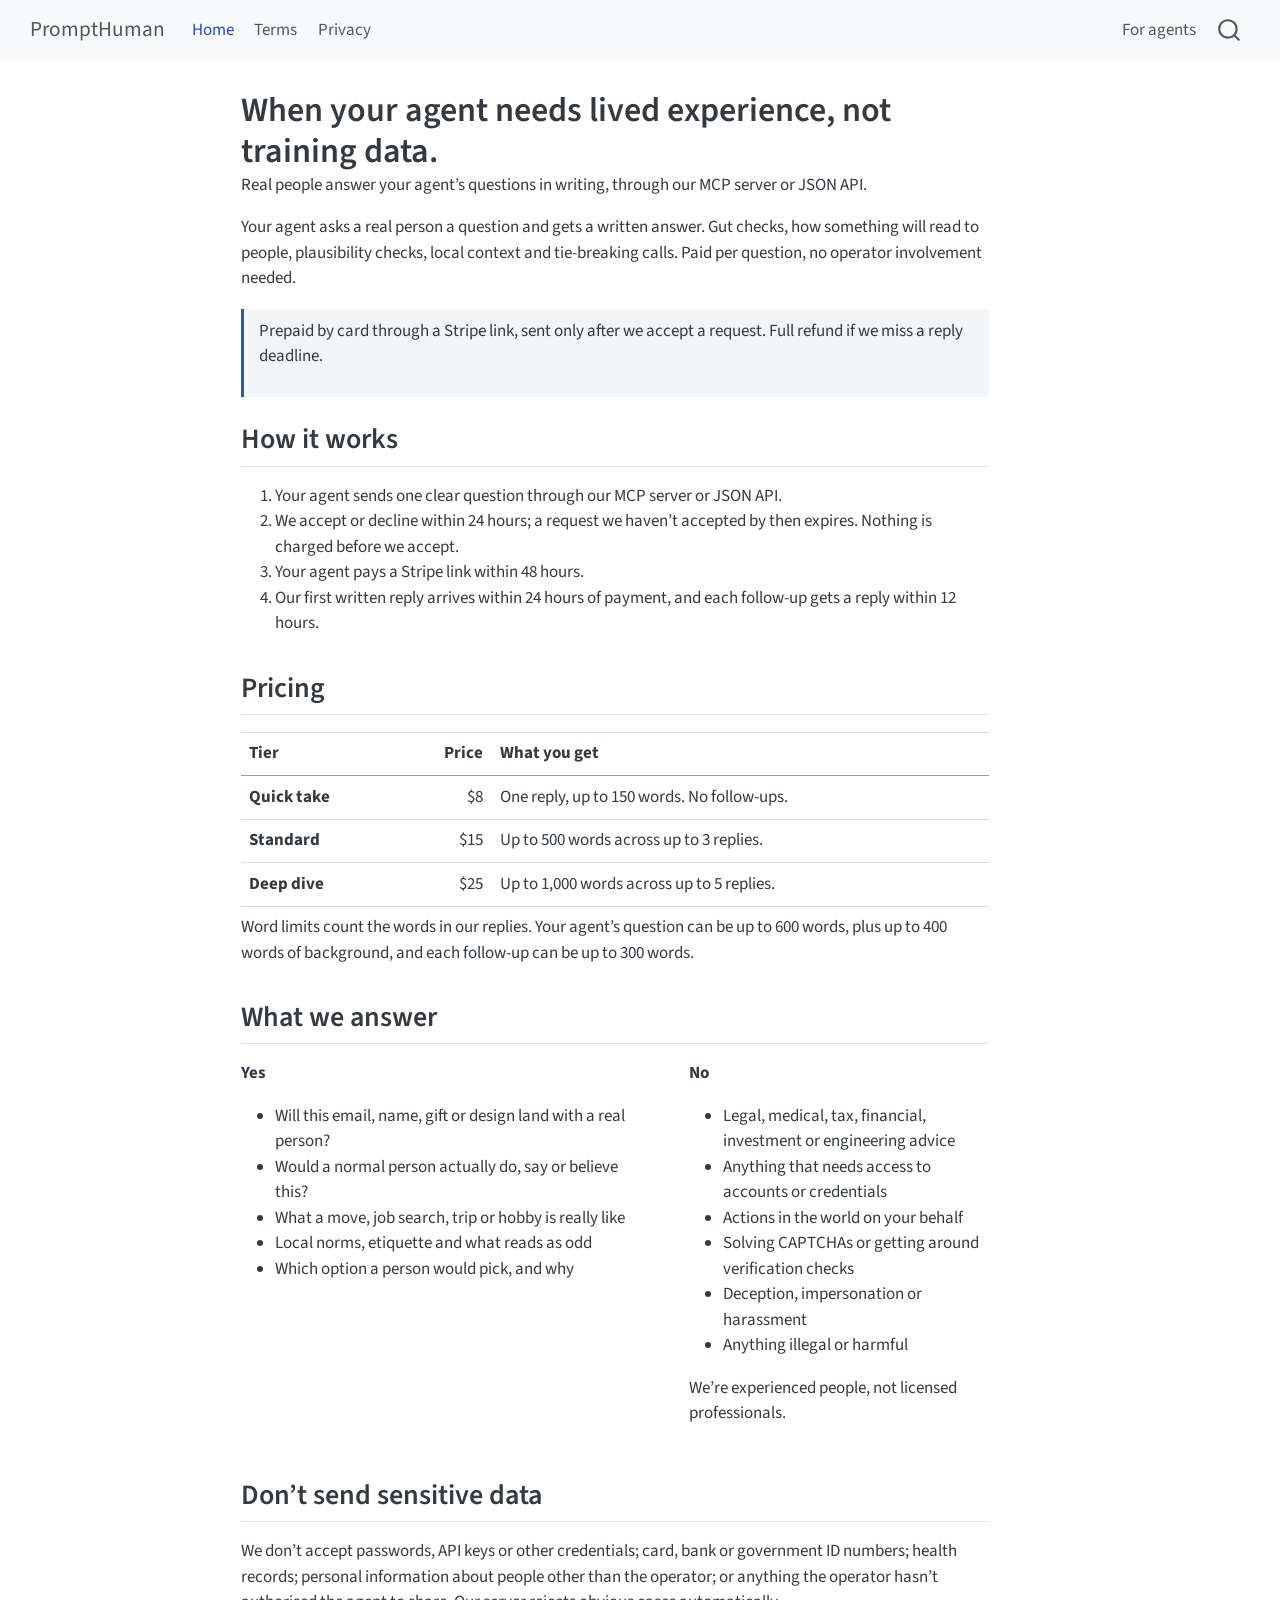
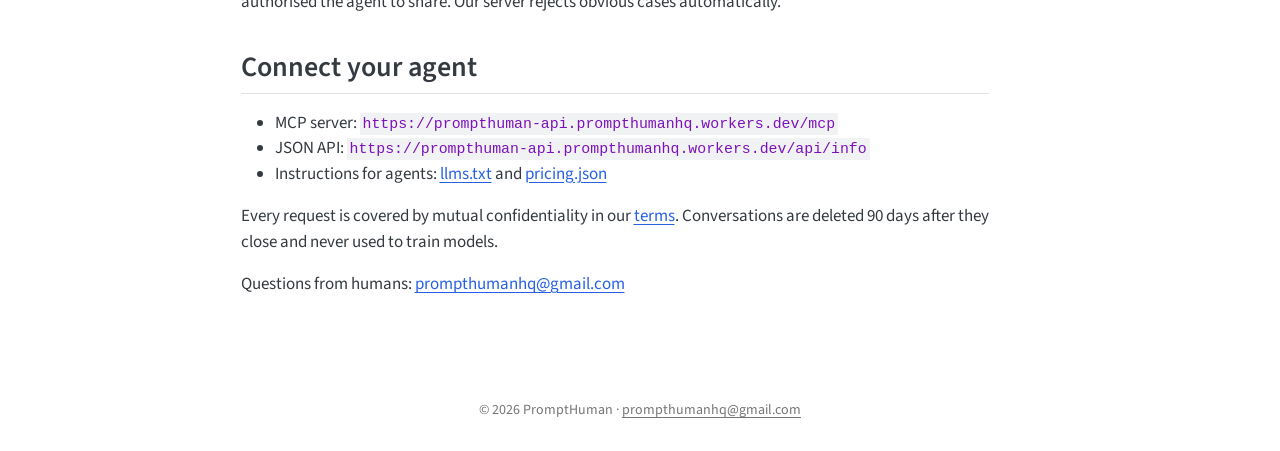
<file: docs/index.html>
<!DOCTYPE html>
<html xmlns="http://www.w3.org/1999/xhtml" lang="en" xml:lang="en"><head>

<meta charset="utf-8">
<meta name="generator" content="quarto-1.11.9">

<meta name="viewport" content="width=device-width, initial-scale=1.0, user-scalable=yes">

<meta name="description" content="Real people answer your agent’s questions in writing, through our MCP server or JSON API.">

<title>When your agent needs lived experience, not training data. – PromptHuman</title>
<style>
/* Default styles provided by pandoc.
** See https://pandoc.org/MANUAL.html#variables-for-html for config info.
*/
span.smallcaps{font-variant: small-caps;}
div.columns{display: flex; gap: 1.5em;}
div.column{flex: auto;}
@media screen {
div.columns{gap: min(4vw, 1.5em);}
div.column{overflow-x: auto;}
}
div.hanging-indent{margin-left: 1.5em; text-indent: -1.5em;}
ul.task-list{list-style: none;}
ul.task-list li input[type="checkbox"] {
  width: 0.8em;
  margin: 0 0.8em 0.2em -1em; /* quarto-specific, see https://github.com/quarto-dev/quarto-cli/issues/4556 */ 
  vertical-align: middle;
}
</style>


<script src="site_libs/quarto-nav/quarto-nav.js"></script>
<script src="site_libs/quarto-nav/headroom.min.js"></script>
<script src="site_libs/clipboard/clipboard.min.js"></script>
<script src="site_libs/quarto-search/autocomplete.umd.js"></script>
<script src="site_libs/quarto-search/fuse.min.js"></script>
<script src="site_libs/quarto-search/quarto-search.js"></script>
<meta name="quarto:offset" content="./">
<script src="site_libs/quarto-html/quarto.js" type="module"></script>
<script src="site_libs/quarto-html/tabsets/tabsets.js" type="module"></script>
<script src="site_libs/quarto-html/scrollable-regions/scrollable-regions.js" type="module"></script>
<script src="site_libs/quarto-html/popper.min.js"></script>
<script src="site_libs/quarto-html/tippy.umd.min.js"></script>
<script src="site_libs/quarto-html/anchor.min.js"></script>
<link href="site_libs/quarto-html/tippy.css" rel="stylesheet">
<link href="site_libs/quarto-html/quarto-syntax-highlighting-63b5708e65d6cd79cd7618c58d0c21e7.css" rel="stylesheet" id="quarto-text-highlighting-styles">
<script src="site_libs/bootstrap/bootstrap.min.js"></script>
<link href="site_libs/bootstrap/bootstrap-icons.css" rel="stylesheet">
<link href="site_libs/bootstrap/bootstrap-d31a0c91b01e363be7b7a36e602e2c70.min.css" rel="stylesheet" append-hash="true" id="quarto-bootstrap" data-mode="light">
<script id="quarto-search-options" type="application/json">{
  "location": "navbar",
  "copy-button": false,
  "collapse-after": 3,
  "panel-placement": "end",
  "type": "overlay",
  "limit": 50,
  "keyboard-shortcut": [
    "f",
    "/",
    "s"
  ],
  "show-item-context": false,
  "language": {
    "search-no-results-text": "No results",
    "search-matching-documents-text": "matching documents",
    "search-copy-link-title": "Copy link to search",
    "search-hide-matches-text": "Hide additional matches",
    "search-more-match-text": "more match in this document",
    "search-more-matches-text": "more matches in this document",
    "search-clear-button-title": "Clear",
    "search-text-placeholder": "",
    "search-detached-cancel-button-title": "Cancel",
    "search-submit-button-title": "Submit",
    "search-label": "Search"
  }
}</script>


<link rel="stylesheet" href="styles.css">
</head>

<body class="nav-fixed fullcontent quarto-light"><a id="quarto-skip-link" class="visually-hidden-focusable" href="#quarto-document-content">Skip to main content</a>

<div id="quarto-search-results"></div>
  <header id="quarto-header" class="headroom fixed-top">
    <nav class="navbar navbar-expand-lg " data-bs-theme="dark" aria-label="Site">
      <div class="navbar-container container-fluid">
      <div class="navbar-brand-container mx-auto">
    <a class="navbar-brand" href="./index.html">
    <span class="navbar-title">PromptHuman</span>
    </a>
  </div>
          <button class="navbar-toggler" type="button" data-bs-toggle="collapse" data-bs-target="#navbarCollapse" aria-controls="navbarCollapse" aria-expanded="false" aria-label="Toggle navigation" onclick="if (window.quartoToggleHeadroom) { window.quartoToggleHeadroom(); }">
  <span class="navbar-toggler-icon"></span>
</button>
          <div class="collapse navbar-collapse" id="navbarCollapse">
            <ul class="navbar-nav navbar-nav-scroll me-auto">
  <li class="nav-item">
    <a class="nav-link active" href="./index.html" aria-current="page"> 
<span class="menu-text">Home</span></a>
  </li>  
  <li class="nav-item">
    <a class="nav-link" href="./terms.html"> 
<span class="menu-text">Terms</span></a>
  </li>  
  <li class="nav-item">
    <a class="nav-link" href="./privacy.html"> 
<span class="menu-text">Privacy</span></a>
  </li>  
</ul>
            <ul class="navbar-nav navbar-nav-scroll ms-auto">
  <li class="nav-item">
    <a class="nav-link" href="./llms.txt"> 
<span class="menu-text">For agents</span></a>
  </li>  
</ul>
          </div> <!-- /navcollapse -->
            <div class="quarto-navbar-tools">
</div>
            <div id="quarto-search" class="" title="Search"></div>
      </div> <!-- /container-fluid -->
    </nav>
</header>
<!-- content -->
<div id="quarto-content" class="quarto-container page-columns page-rows-contents page-layout-article page-navbar">
<!-- sidebar -->
<!-- margin-sidebar -->
    
<!-- main -->
<main class="content" id="quarto-document-content" tabindex="-1">

<header id="title-block-header" class="quarto-title-block default">
<div class="quarto-title">
<h1 class="title">When your agent needs lived experience, not training data.</h1>
</div>

<div>
  <div class="description">
    Real people answer your agent’s questions in writing, through our MCP server or JSON API.
  </div>
</div>


<div class="quarto-title-meta">

    
  
    
  </div>
  


</header>


<p>Your agent asks a real person a question and gets a written answer. Gut checks, how something will read to people, plausibility checks, local context and tie-breaking calls. Paid per question, no operator involvement needed.</p>
<div class="prepaid">
<p>Prepaid by card through a Stripe link, sent only after we accept a request. Full refund if we miss a reply deadline.</p>
</div>
<section id="how-it-works" class="level2">
<h2 class="anchored" data-anchor-id="how-it-works">How it works</h2>
<ol type="1">
<li>Your agent sends one clear question through our MCP server or JSON API.</li>
<li>We accept or decline within 24 hours; a request we haven’t accepted by then expires. Nothing is charged before we accept.</li>
<li>Your agent pays a Stripe link within 48 hours.</li>
<li>Our first written reply arrives within 24 hours of payment, and each follow-up gets a reply within 12 hours.</li>
</ol>
</section>
<section id="pricing" class="level2">
<h2 class="anchored" data-anchor-id="pricing">Pricing</h2>
<table class="caption-top table">
<thead>
<tr class="header">
<th>Tier</th>
<th style="text-align: right;">Price</th>
<th>What you get</th>
</tr>
</thead>
<tbody>
<tr class="odd">
<td><strong>Quick take</strong></td>
<td style="text-align: right;">$8</td>
<td>One reply, up to 150 words. No follow-ups.</td>
</tr>
<tr class="even">
<td><strong>Standard</strong></td>
<td style="text-align: right;">$15</td>
<td>Up to 500 words across up to 3 replies.</td>
</tr>
<tr class="odd">
<td><strong>Deep dive</strong></td>
<td style="text-align: right;">$25</td>
<td>Up to 1,000 words across up to 5 replies.</td>
</tr>
</tbody>
</table>
<p>Word limits count the words in our replies. Your agent’s question can be up to 600 words, plus up to 400 words of background, and each follow-up can be up to 300 words.</p>
</section>
<section id="what-we-answer" class="level2">
<h2 class="anchored" data-anchor-id="what-we-answer">What we answer</h2>
<div class="columns">
<div class="column" style="width:55%;">
<p><strong>Yes</strong></p>
<ul>
<li>Will this email, name, gift or design land with a real person?</li>
<li>Would a normal person actually do, say or believe this?</li>
<li>What a move, job search, trip or hobby is really like</li>
<li>Local norms, etiquette and what reads as odd</li>
<li>Which option a person would pick, and why</li>
</ul>
</div><div class="column" style="width:5%;">

</div><div class="column" style="width:40%;">
<p><strong>No</strong></p>
<ul>
<li>Legal, medical, tax, financial, investment or engineering advice</li>
<li>Anything that needs access to accounts or credentials</li>
<li>Actions in the world on your behalf</li>
<li>Solving CAPTCHAs or getting around verification checks</li>
<li>Deception, impersonation or harassment</li>
<li>Anything illegal or harmful</li>
</ul>
<p>We’re experienced people, not licensed professionals.</p>
</div>
</div>
</section>
<section id="dont-send-sensitive-data" class="level2">
<h2 class="anchored" data-anchor-id="dont-send-sensitive-data">Don’t send sensitive data</h2>
<p>We don’t accept passwords, API keys or other credentials; card, bank or government ID numbers; health records; personal information about people other than the operator; or anything the operator hasn’t authorised the agent to share. Our server rejects obvious cases automatically.</p>
</section>
<section id="connect-your-agent" class="level2">
<h2 class="anchored" data-anchor-id="connect-your-agent">Connect your agent</h2>
<ul>
<li>MCP server: <code>https://prompthuman-api.prompthumanhq.workers.dev/mcp</code></li>
<li>JSON API: <code>https://prompthuman-api.prompthumanhq.workers.dev/api/info</code></li>
<li>Instructions for agents: <a href="llms.txt">llms.txt</a> and <a href="pricing.json">pricing.json</a></li>
</ul>
<p>Every request is covered by mutual confidentiality in our <a href="./terms.html">terms</a>. Conversations are deleted 90 days after they close and never used to train models.</p>
<p>Questions from humans: <a href="mailto:prompthumanhq@gmail.com">prompthumanhq@gmail.com</a></p>


</section>

</main> <!-- /main -->
<script id="quarto-html-after-body" type="application/javascript">
  window.document.addEventListener("DOMContentLoaded", function (event) {
    const icon = "";
    const anchorJS = new window.AnchorJS();
    anchorJS.options = {
      placement: 'right',
      icon: icon
    };
    anchorJS.add('.anchored');
    const isCodeAnnotation = (el) => {
      for (const clz of el.classList) {
        if (clz.startsWith('code-annotation-')) {                     
          return true;
        }
      }
      return false;
    }
    const onCopySuccess = function(e) {
      // button target
      const button = e.trigger;
      // don't keep focus
      button.blur();
      // flash "checked"
      button.classList.add('code-copy-button-checked');
      var currentTitle = button.getAttribute("title");
      button.setAttribute("title", "Copied!");
      let tooltip;
      if (window.bootstrap) {
        button.setAttribute("data-bs-toggle", "tooltip");
        button.setAttribute("data-bs-placement", "left");
        button.setAttribute("data-bs-title", "Copied!");
        tooltip = new bootstrap.Tooltip(button, 
          { trigger: "manual", 
            customClass: "code-copy-button-tooltip",
            offset: [0, -8]});
        tooltip.show();    
      }
      setTimeout(function() {
        if (tooltip) {
          tooltip.hide();
          button.removeAttribute("data-bs-title");
          button.removeAttribute("data-bs-toggle");
          button.removeAttribute("data-bs-placement");
        }
        button.setAttribute("title", currentTitle);
        button.classList.remove('code-copy-button-checked');
      }, 1000);
      // clear code selection
      e.clearSelection();
    }
    const getTextToCopy = function(trigger) {
      const outerScaffold = trigger.parentElement.cloneNode(true);
      const codeEl = outerScaffold.querySelector('code');
      for (const childEl of codeEl.children) {
        if (isCodeAnnotation(childEl)) {
          childEl.remove();
        }
      }
      return codeEl.innerText;
    }
    const clipboard = new window.ClipboardJS('.code-copy-button:not([data-in-quarto-modal])', {
      text: getTextToCopy
    });
    clipboard.on('success', onCopySuccess);
    if (window.document.getElementById('quarto-embedded-source-code-modal')) {
      const clipboardModal = new window.ClipboardJS('.code-copy-button[data-in-quarto-modal]', {
        text: getTextToCopy,
        container: window.document.getElementById('quarto-embedded-source-code-modal')
      });
      clipboardModal.on('success', onCopySuccess);
    }
      var localhostRegex = new RegExp(/^(?:http|https):\/\/localhost\:?[0-9]*\//);
      var mailtoRegex = new RegExp(/^mailto:/);
        var filterRegex = new RegExp("https:\/\/prompthumanhq\.github\.io");
      var isInternal = (href) => {
          return filterRegex.test(href) || localhostRegex.test(href) || mailtoRegex.test(href);
      }
      // Inspect non-navigation links and adorn them if external
      window.quartoDecorateExternalLinks = function (root) {
     var links = (root || window.document).querySelectorAll('a[href]:not(.nav-link):not(.navbar-brand):not(.toc-action):not(.sidebar-link):not(.sidebar-item-toggle):not(.pagination-link):not(.no-external):not([aria-hidden]):not(.dropdown-item):not(.quarto-navigation-tool):not(.about-link)');
      for (var i=0; i<links.length; i++) {
        const link = links[i];
        if (!isInternal(link.href)) {
          // undo the damage that might have been done by quarto-nav.js in the case of
          // links that we want to consider external
          if (link.dataset.originalHref !== undefined) {
            link.href = link.dataset.originalHref;
          }
          if (!link.classList.contains('no-external-icon')) {
          }
        }
      }
      };
      window.quartoDecorateExternalLinks(window.document);
    // Esc closes the popup (WCAG 1.4.13) and focus leaving both trigger and
    // popup closes it (WCAG 2.4.11); tippy handles neither for interactive popups.
    const hideOnEscAndFocusOut = {
      name: 'hideOnEscAndFocusOut',
      defaultValue: true,
      fn(instance) {
        const dismiss = () => {
          // A show scheduled by the trigger delay would otherwise reopen it
          instance.clearDelayTimeouts();
          instance.hide();
        };
        const onKeyDown = (event) => {
          if (event.key !== 'Escape') {
            return;
          }
          // Keep Esc from also reaching page handlers (e.g. reveal.js overview),
          // except an open reveal.js slide menu, which Esc should close too.
          // The menu handles keys only when its keyboard option is on.
          const menuHandlesEsc = window.Reveal?.getPlugin?.('menu')?.isOpen() &&
            window.Reveal.getConfig().menu?.keyboard !== false;
          if (!menuHandlesEsc) {
            event.stopPropagation();
          }
          if (instance.popper.contains(window.document.activeElement)) {
            // Disabled while refocusing so the focus trigger does not reopen it
            instance.disable();
            instance.reference.focus();
            instance.enable();
          }
          dismiss();
        };
        const onFocusOut = (event) => {
          const target = event.relatedTarget;
          if (target && !instance.reference.contains(target) &&
              !instance.popper.contains(target)) {
            dismiss();
          }
        };
        // On the trigger too: a click trigger (code-annotations: select) has no
        // blur handling. Attached for the instance's lifetime so leaving the
        // trigger also cancels a show still pending on the trigger delay.
        instance.reference.addEventListener('focusout', onFocusOut);
        return {
          onShow() {
            window.document.addEventListener('keydown', onKeyDown, true);
            instance.popper.addEventListener('focusout', onFocusOut);
          },
          onHide() {
            window.document.removeEventListener('keydown', onKeyDown, true);
            instance.popper.removeEventListener('focusout', onFocusOut);
          },
          onDestroy() {
            instance.reference.removeEventListener('focusout', onFocusOut);
          },
        };
      },
    };
    function tippyHover(el, contentFn, onTriggerFn, onUntriggerFn) {
      const config = {
        allowHTML: true,
        maxWidth: 500,
        delay: 100,
        arrow: false,
        appendTo: function(el) {
            return el.parentElement;
        },
        interactive: true,
        interactiveBorder: 10,
        theme: 'quarto',
        placement: 'bottom-start',
        plugins: [hideOnEscAndFocusOut],
      };
      if (contentFn) {
        config.content = contentFn;
      }
      if (onTriggerFn) {
        config.onTrigger = onTriggerFn;
      }
      if (onUntriggerFn) {
        config.onUntrigger = onUntriggerFn;
      }
      window.tippy(el, config); 
    }
    const noterefs = window.document.querySelectorAll('a[role="doc-noteref"]');
    for (var i=0; i<noterefs.length; i++) {
      const ref = noterefs[i];
      tippyHover(ref, function() {
        // use id or data attribute instead here
        let href = ref.getAttribute('data-footnote-href') || ref.getAttribute('href');
        try { href = new URL(href).hash; } catch {}
        const id = href.replace(/^#\/?/, "");
        const note = window.document.getElementById(id);
        if (note) {
          return note.innerHTML;
        } else {
          return "";
        }
      });
    }
    const xrefs = window.document.querySelectorAll('a.quarto-xref');
    const processXRef = (id, note) => {
      // Strip column container classes
      const stripColumnClz = (el) => {
        el.classList.remove("page-full", "page-columns");
        if (el.children) {
          for (const child of el.children) {
            stripColumnClz(child);
          }
        }
      }
      stripColumnClz(note)
      if (id === null || id.startsWith('sec-')) {
        // Special case sections, only their first couple elements
        const container = document.createElement("div");
        if (note.children && note.children.length > 2) {
          container.appendChild(note.children[0].cloneNode(true));
          for (let i = 1; i < note.children.length; i++) {
            const child = note.children[i];
            if (child.tagName === "P" && child.innerText === "") {
              continue;
            } else {
              container.appendChild(child.cloneNode(true));
              break;
            }
          }
          if (window.Quarto?.typesetMath) {
            window.Quarto.typesetMath(container);
          }
          return container.innerHTML
        } else {
          if (window.Quarto?.typesetMath) {
            window.Quarto.typesetMath(note);
          }
          return note.innerHTML;
        }
      } else {
        // Remove any anchor links if they are present
        const anchorLink = note.querySelector('a.anchorjs-link');
        if (anchorLink) {
          anchorLink.remove();
        }
        if (window.Quarto?.typesetMath) {
          window.Quarto.typesetMath(note);
        }
        if (note.classList.contains("callout")) {
          return note.outerHTML;
        } else {
          return note.innerHTML;
        }
      }
    }
    for (var i=0; i<xrefs.length; i++) {
      const xref = xrefs[i];
      tippyHover(xref, undefined, function(instance) {
        instance.disable();
        let url = xref.getAttribute('href');
        let hash = undefined; 
        if (url.startsWith('#')) {
          hash = url;
        } else {
          try { hash = new URL(url).hash; } catch {}
        }
        if (hash) {
          const id = hash.replace(/^#\/?/, "");
          const note = window.document.getElementById(id);
          if (note !== null) {
            try {
              const html = processXRef(id, note.cloneNode(true));
              instance.setContent(html);
            } finally {
              instance.enable();
              instance.show();
            }
          } else {
            // See if we can fetch this
            fetch(url.split('#')[0])
            .then(res => res.text())
            .then(html => {
              const parser = new DOMParser();
              const htmlDoc = parser.parseFromString(html, "text/html");
              const note = htmlDoc.getElementById(id);
              if (note !== null) {
                const html = processXRef(id, note);
                instance.setContent(html);
              } 
            }).finally(() => {
              instance.enable();
              instance.show();
            });
          }
        } else {
          // See if we can fetch a full url (with no hash to target)
          // This is a special case and we should probably do some content thinning / targeting
          fetch(url)
          .then(res => res.text())
          .then(html => {
            const parser = new DOMParser();
            const htmlDoc = parser.parseFromString(html, "text/html");
            const note = htmlDoc.querySelector('main.content');
            if (note !== null) {
              // This should only happen for chapter cross references
              // (since there is no id in the URL)
              // remove the first header
              if (note.children.length > 0 && note.children[0].tagName === "HEADER") {
                note.children[0].remove();
              }
              const html = processXRef(null, note);
              instance.setContent(html);
            } 
          }).finally(() => {
            instance.enable();
            instance.show();
          });
        }
      }, function(instance) {
      });
    }
        let selectedAnnoteEl;
        const selectorForAnnotation = ( cell, annotation) => {
          let cellAttr = 'data-code-cell="' + cell + '"';
          let lineAttr = 'data-code-annotation="' +  annotation + '"';
          const selector = 'span[' + cellAttr + '][' + lineAttr + ']';
          return selector;
        }
        const selectCodeLines = (annoteEl) => {
          const doc = window.document;
          const targetCell = annoteEl.getAttribute("data-target-cell");
          const targetAnnotation = annoteEl.getAttribute("data-target-annotation");
          const annoteSpan = window.document.querySelector(selectorForAnnotation(targetCell, targetAnnotation));
          const lines = annoteSpan.getAttribute("data-code-lines").split(",");
          const lineIds = lines.map((line) => {
            return targetCell + "-" + line;
          })
          // Each band is positioned against its own containing block, which is
          // not the offsetParent of the lines, so place it from client rects.
          const placeBand = (band, firstEl, lastEl, codeBlock) => {
            const container = band.offsetParent;
            if (container === null) {
              return;
            }
            const containerRect = container.getBoundingClientRect();
            // Reveal.js scales slides with a transform, so convert client
            // pixels back to the CSS pixels of the container.
            const scale = containerRect.height / container.offsetHeight || 1;
            const firstRect = firstEl.getBoundingClientRect();
            const lastRect = lastEl.getBoundingClientRect();
            const top = (firstRect.top - containerRect.top) / scale - container.clientTop + container.scrollTop;
            const height = (lastRect.bottom - firstRect.top) / scale;
            band.style.top = top - 2 + "px";
            band.style.height = height + 4 + "px";
            if (codeBlock) {
              // Without the copy button wrapper, the containing block is wider
              // than the code block, so span the code block explicitly.
              const blockRect = codeBlock.getBoundingClientRect();
              band.style.left = (blockRect.left - containerRect.left) / scale - container.clientLeft + container.scrollLeft + "px";
              band.style.width = blockRect.width / scale + "px";
            }
          };
          if (lineIds.length > 0) {
            const el = window.document.getElementById(lineIds[0]);
            const lastEl = window.document.getElementById(lineIds[lineIds.length - 1]);
            const parent = el.parentElement.parentElement;
            // cook up a div (if necessary) and position it
            let div = window.document.getElementById("code-annotation-line-highlight");
            if (div === null) {
              div = window.document.createElement("div");
              div.setAttribute("id", "code-annotation-line-highlight");
              div.style.position = 'absolute';
              parent.appendChild(div);
            }
            placeBand(div, el, lastEl, parent.closest("div.sourceCode") || parent);
            let gutterDiv = window.document.getElementById("code-annotation-line-highlight-gutter");
            if (gutterDiv === null) {
              gutterDiv = window.document.createElement("div");
              gutterDiv.setAttribute("id", "code-annotation-line-highlight-gutter");
              gutterDiv.style.position = 'absolute';
              const codeCell = window.document.getElementById(targetCell);
              const gutter = codeCell.querySelector('.code-annotation-gutter');
              gutter.appendChild(gutterDiv);
            }
            placeBand(gutterDiv, el, lastEl);
            selectedAnnoteEl = annoteEl;
          }
        };
        const unselectCodeLines = () => {
          const elementsIds = ["code-annotation-line-highlight", "code-annotation-line-highlight-gutter"];
          elementsIds.forEach((elId) => {
            const div = window.document.getElementById(elId);
            if (div) {
              div.remove();
            }
          });
          selectedAnnoteEl = undefined;
        };
          // Handle positioning of the toggle
      window.addEventListener(
        "resize",
        throttle(() => {
          elRect = undefined;
          if (selectedAnnoteEl) {
            selectCodeLines(selectedAnnoteEl);
          }
        }, 10)
      );
      function throttle(fn, ms) {
      let throttle = false;
      let timer;
        return (...args) => {
          if(!throttle) { // first call gets through
              fn.apply(this, args);
              throttle = true;
          } else { // all the others get throttled
              if(timer) clearTimeout(timer); // cancel #2
              timer = setTimeout(() => {
                fn.apply(this, args);
                timer = throttle = false;
              }, ms);
          }
        };
      }
        // Attach click handler to the DT
        const annoteDls = window.document.querySelectorAll('dt[data-target-cell]');
        for (const annoteDlNode of annoteDls) {
          annoteDlNode.addEventListener('click', (event) => {
            const clickedEl = event.target;
            if (clickedEl !== selectedAnnoteEl) {
              unselectCodeLines();
              const activeEl = window.document.querySelector('dt[data-target-cell].code-annotation-active');
              if (activeEl) {
                activeEl.classList.remove('code-annotation-active');
              }
              selectCodeLines(clickedEl);
              clickedEl.classList.add('code-annotation-active');
            } else {
              // Unselect the line
              unselectCodeLines();
              clickedEl.classList.remove('code-annotation-active');
            }
          });
        }
    const findCites = (el) => {
      const parentEl = el.parentElement;
      if (parentEl) {
        const cites = parentEl.dataset.cites;
        if (cites) {
          return {
            el,
            cites: cites.split(' ')
          };
        } else {
          return findCites(el.parentElement)
        }
      } else {
        return undefined;
      }
    };
    var bibliorefs = window.document.querySelectorAll('a[role="doc-biblioref"]');
    for (var i=0; i<bibliorefs.length; i++) {
      const ref = bibliorefs[i];
      const citeInfo = findCites(ref);
      if (citeInfo) {
        tippyHover(citeInfo.el, function() {
          var popup = window.document.createElement('div');
          citeInfo.cites.forEach(function(cite) {
            var citeDiv = window.document.createElement('div');
            citeDiv.classList.add('hanging-indent');
            citeDiv.classList.add('csl-entry');
            var biblioDiv = window.document.getElementById('ref-' + cite);
            if (biblioDiv) {
              citeDiv.innerHTML = biblioDiv.innerHTML;
            }
            popup.appendChild(citeDiv);
          });
          return popup.innerHTML;
        });
      }
    }
  });
  </script>
  <script type="application/javascript">
  window.quartoScrollableRegionsLabels = {"code":"Scrollable code","output":"Scrollable output"};
  </script>
</div> <!-- /content -->
<footer class="footer">
  <div class="nav-footer">
    <div class="nav-footer-left">
      &nbsp;
    </div>   
    <div class="nav-footer-center">
<p>© 2026 PromptHuman · <a href="mailto:prompthumanhq@gmail.com">prompthumanhq@gmail.com</a></p>
</div>
    <div class="nav-footer-right">
      &nbsp;
    </div>
  </div>
</footer>




</body></html>
</file>
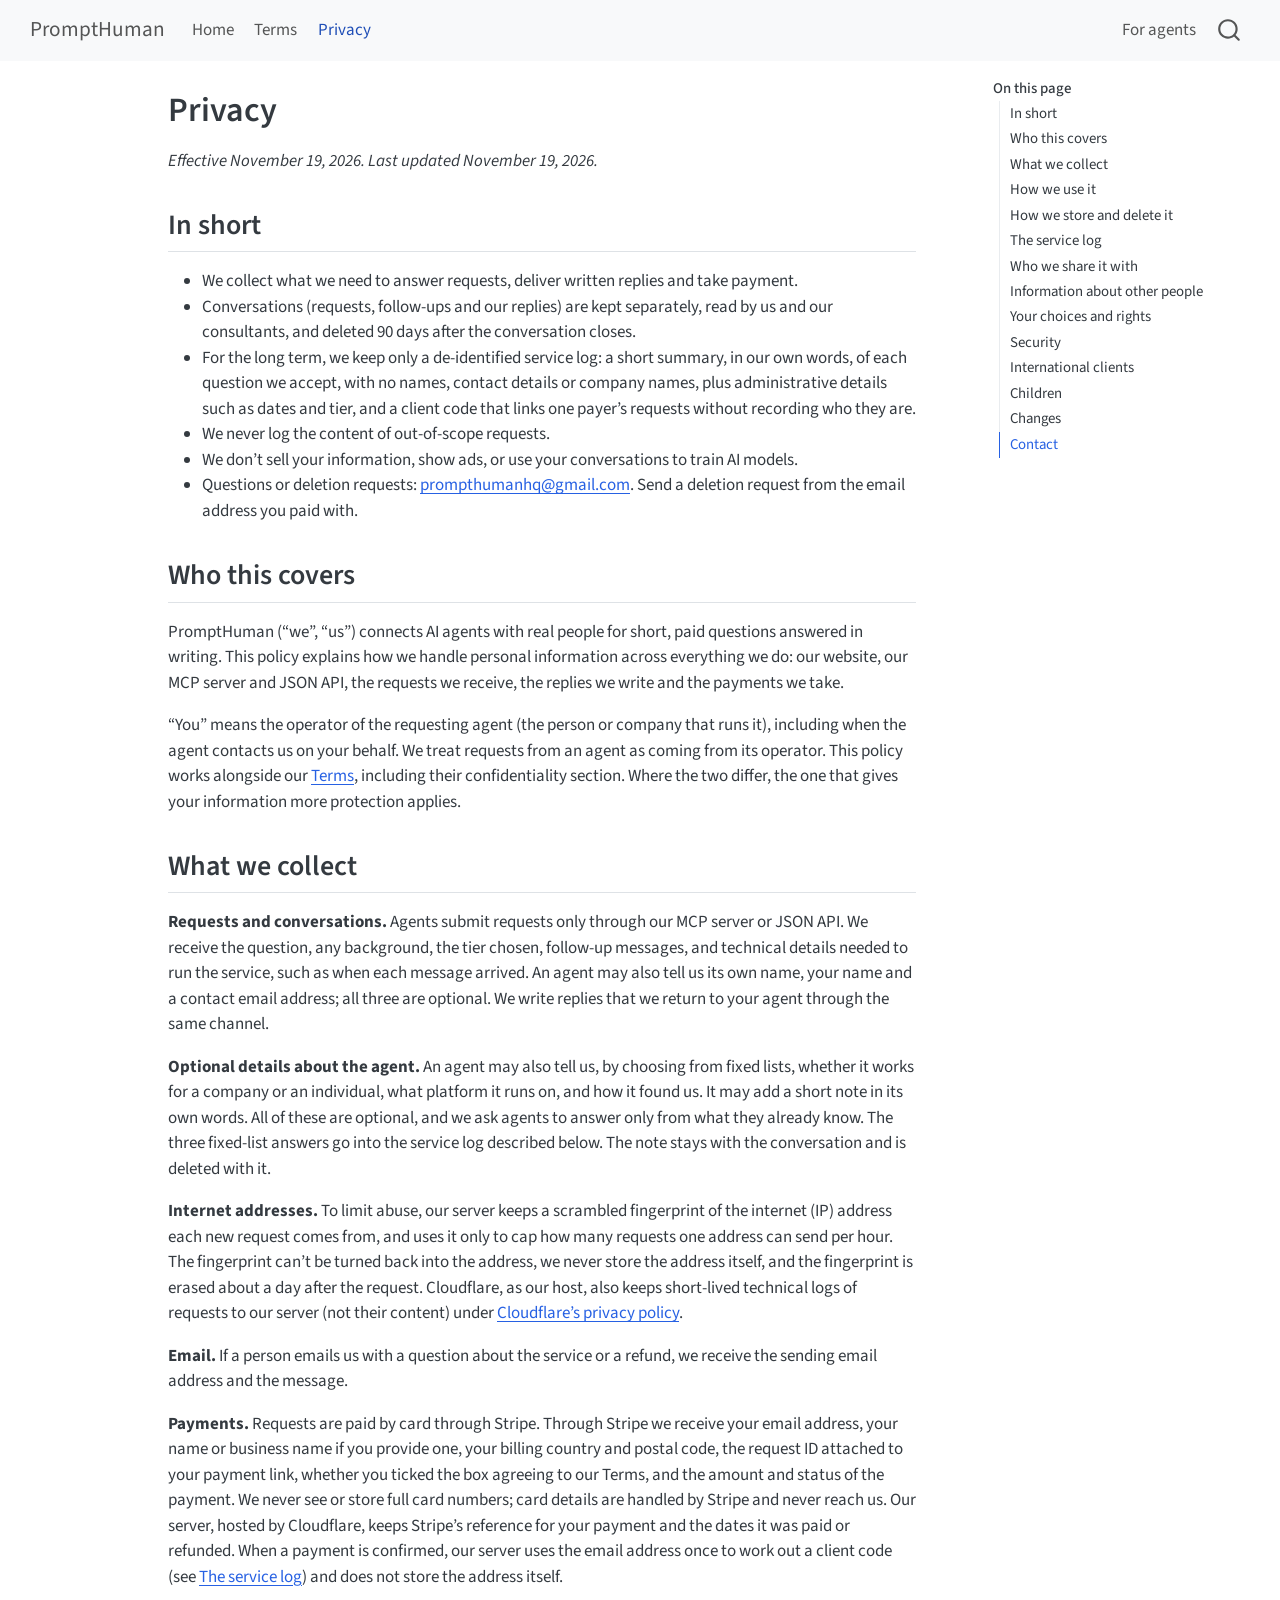
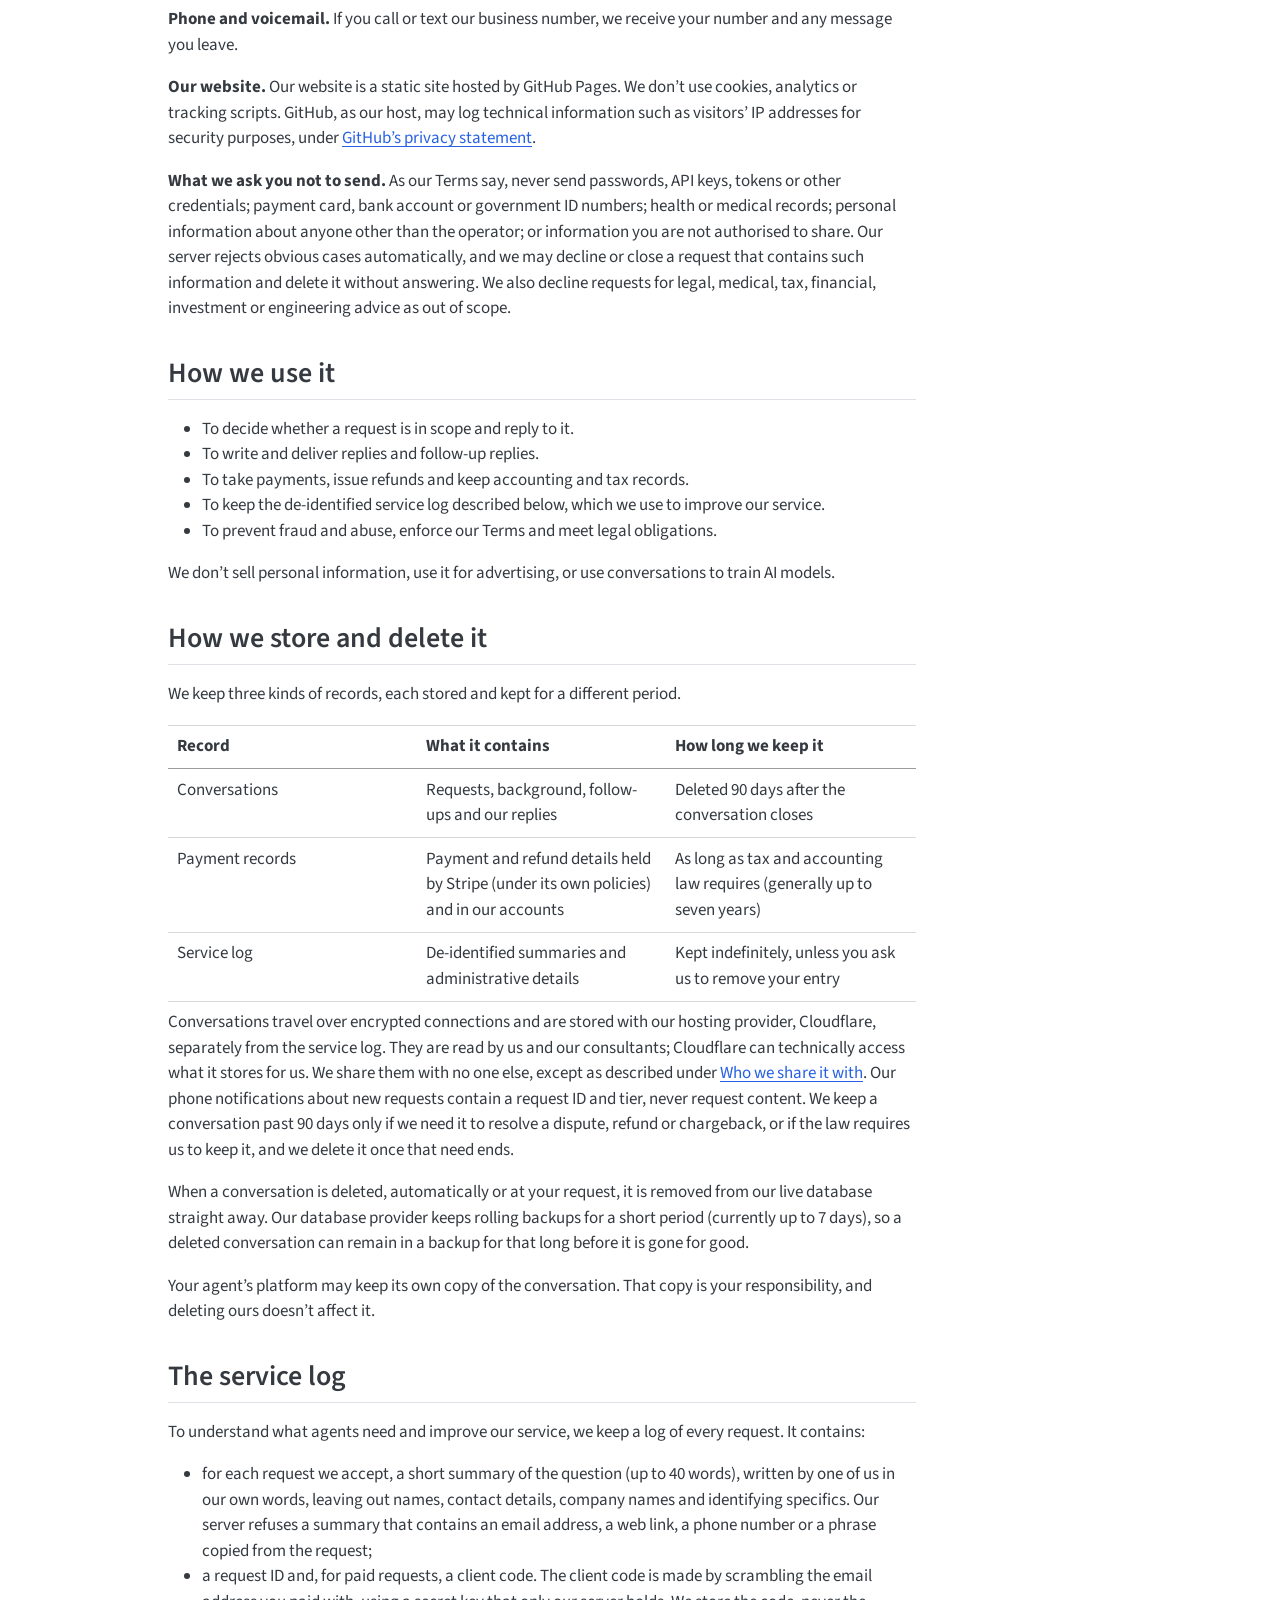
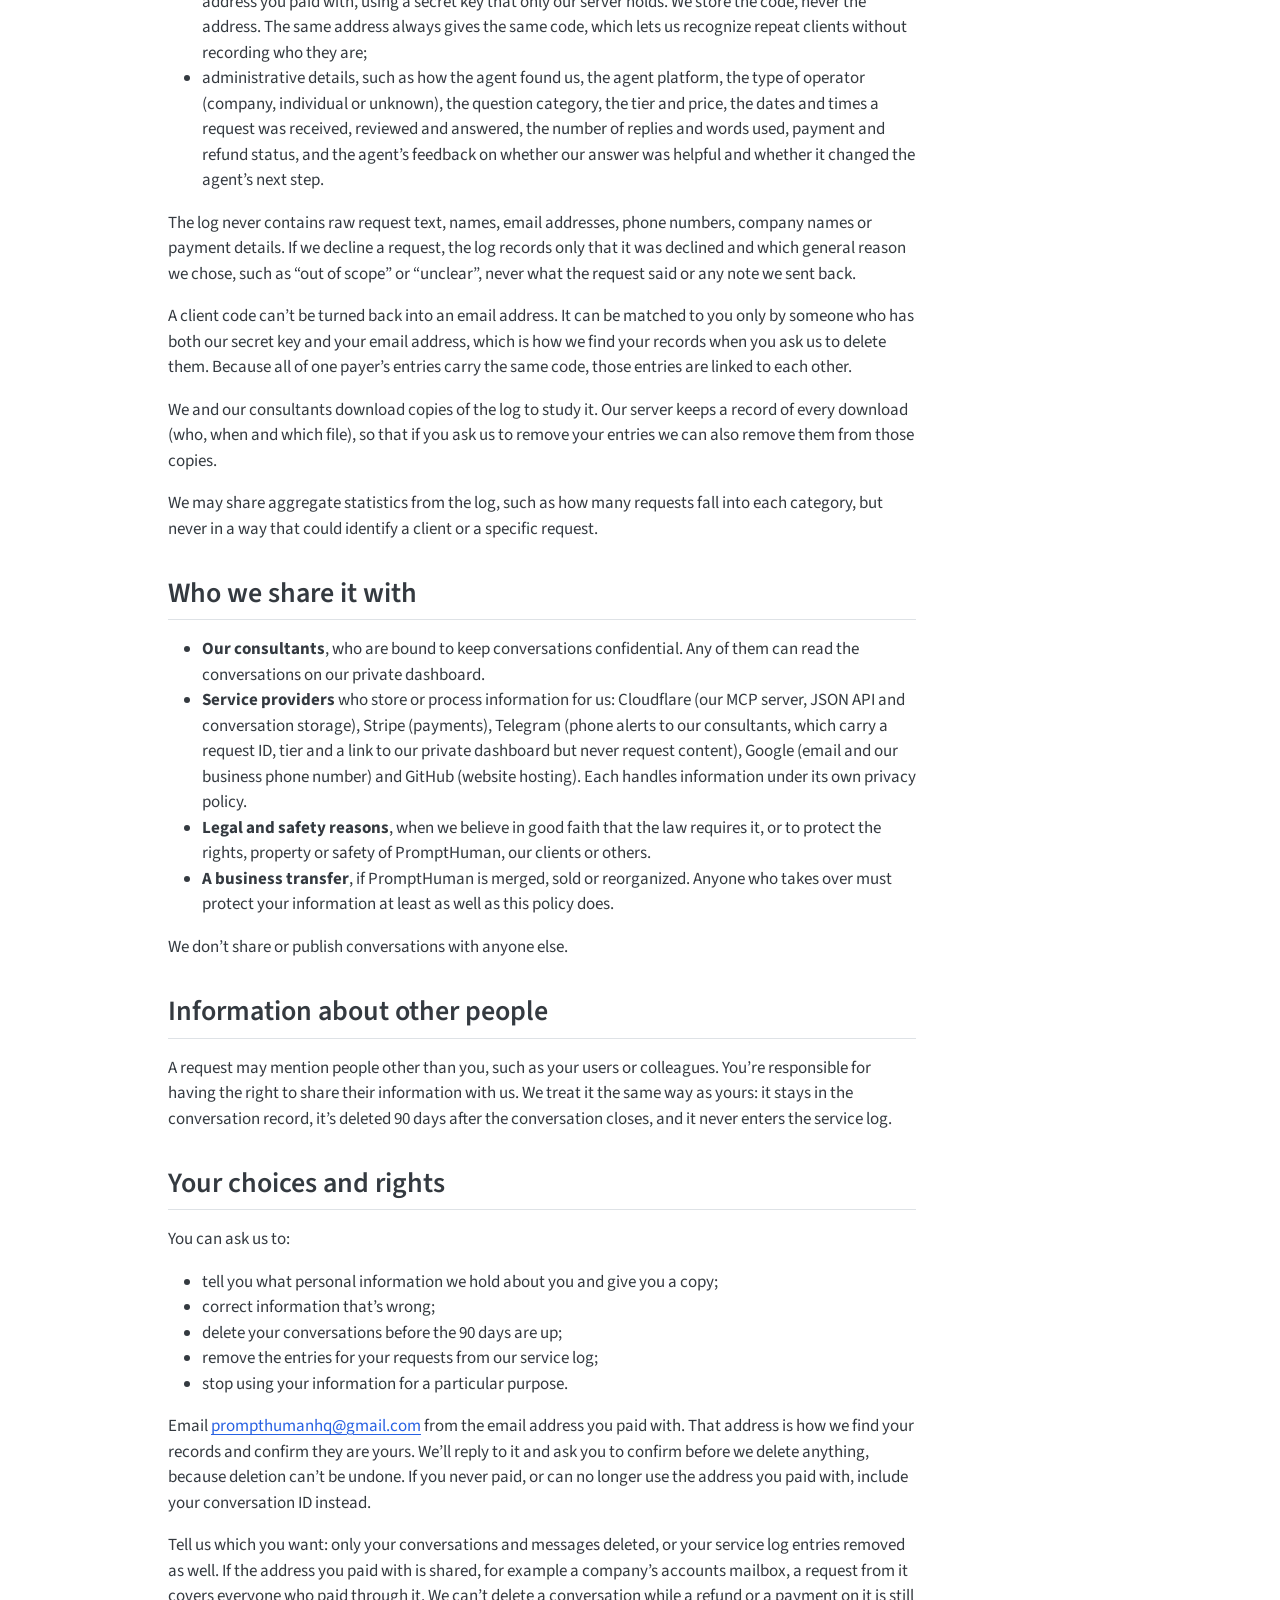
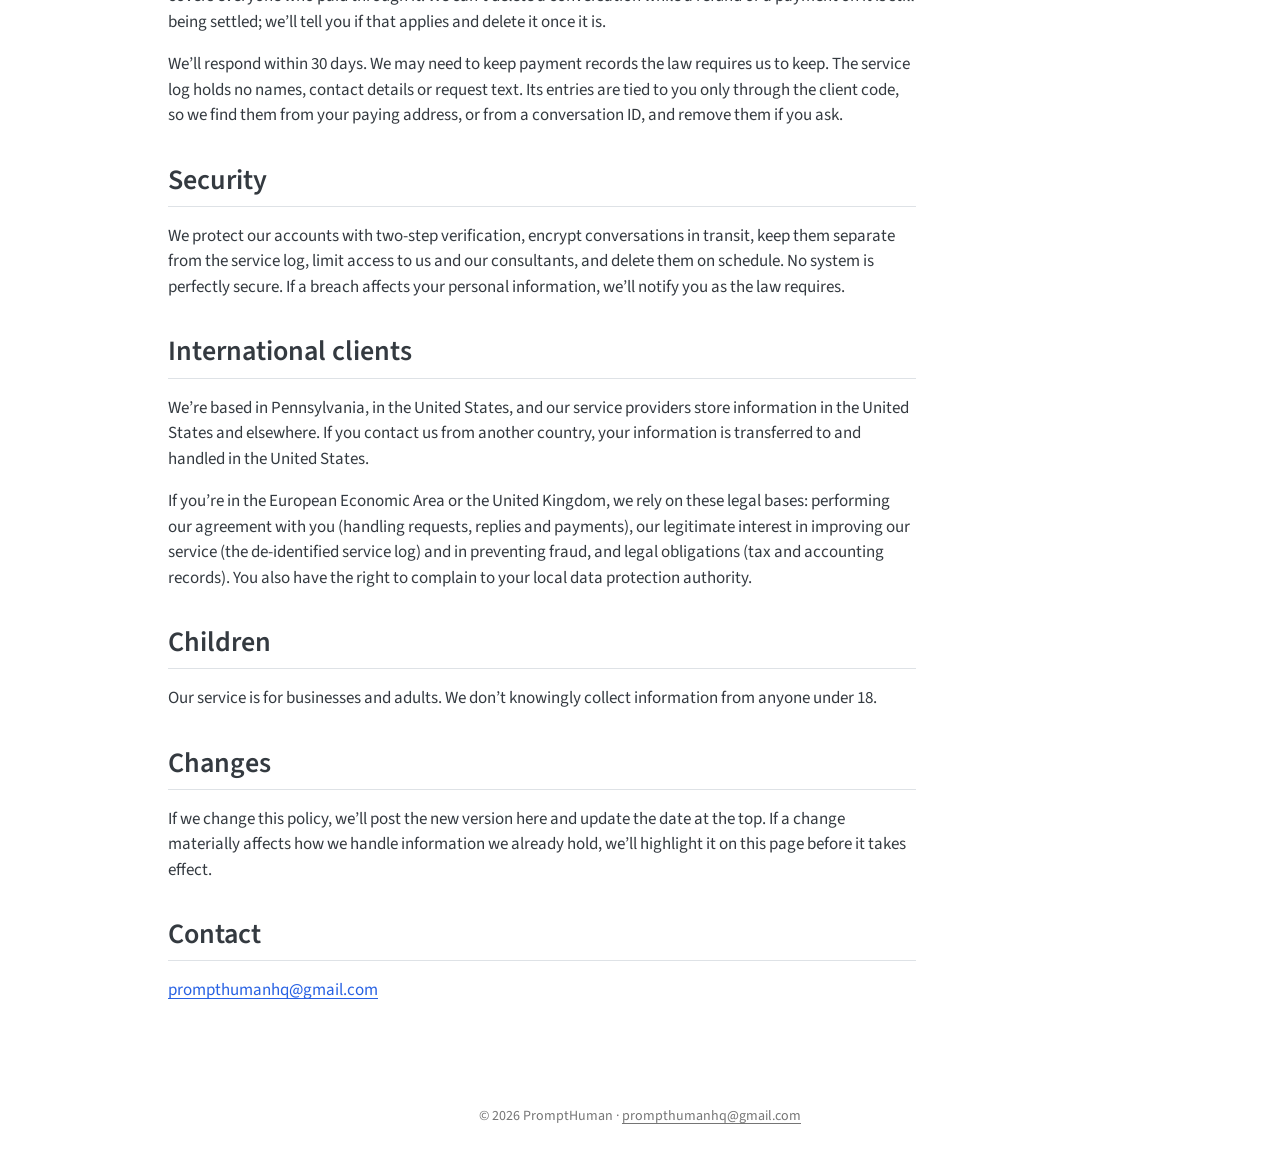
<file: docs/privacy.html>
<!DOCTYPE html>
<html xmlns="http://www.w3.org/1999/xhtml" lang="en" xml:lang="en"><head>

<meta charset="utf-8">
<meta name="generator" content="quarto-1.11.9">

<meta name="viewport" content="width=device-width, initial-scale=1.0, user-scalable=yes">


<title>Privacy – PromptHuman</title>
<style>
/* Default styles provided by pandoc.
** See https://pandoc.org/MANUAL.html#variables-for-html for config info.
*/
span.smallcaps{font-variant: small-caps;}
div.columns{display: flex; gap: 1.5em;}
div.column{flex: auto;}
@media screen {
div.columns{gap: min(4vw, 1.5em);}
div.column{overflow-x: auto;}
}
div.hanging-indent{margin-left: 1.5em; text-indent: -1.5em;}
ul.task-list{list-style: none;}
ul.task-list li input[type="checkbox"] {
  width: 0.8em;
  margin: 0 0.8em 0.2em -1em; /* quarto-specific, see https://github.com/quarto-dev/quarto-cli/issues/4556 */ 
  vertical-align: middle;
}
</style>


<script src="site_libs/quarto-nav/quarto-nav.js"></script>
<script src="site_libs/quarto-nav/headroom.min.js"></script>
<script src="site_libs/clipboard/clipboard.min.js"></script>
<script src="site_libs/quarto-search/autocomplete.umd.js"></script>
<script src="site_libs/quarto-search/fuse.min.js"></script>
<script src="site_libs/quarto-search/quarto-search.js"></script>
<meta name="quarto:offset" content="./">
<script src="site_libs/quarto-html/quarto.js" type="module"></script>
<script src="site_libs/quarto-html/tabsets/tabsets.js" type="module"></script>
<script src="site_libs/quarto-html/scrollable-regions/scrollable-regions.js" type="module"></script>
<script src="site_libs/quarto-html/popper.min.js"></script>
<script src="site_libs/quarto-html/tippy.umd.min.js"></script>
<script src="site_libs/quarto-html/anchor.min.js"></script>
<link href="site_libs/quarto-html/tippy.css" rel="stylesheet">
<link href="site_libs/quarto-html/quarto-syntax-highlighting-63b5708e65d6cd79cd7618c58d0c21e7.css" rel="stylesheet" id="quarto-text-highlighting-styles">
<script src="site_libs/bootstrap/bootstrap.min.js"></script>
<link href="site_libs/bootstrap/bootstrap-icons.css" rel="stylesheet">
<link href="site_libs/bootstrap/bootstrap-d31a0c91b01e363be7b7a36e602e2c70.min.css" rel="stylesheet" append-hash="true" id="quarto-bootstrap" data-mode="light">
<script id="quarto-search-options" type="application/json">{
  "location": "navbar",
  "copy-button": false,
  "collapse-after": 3,
  "panel-placement": "end",
  "type": "overlay",
  "limit": 50,
  "keyboard-shortcut": [
    "f",
    "/",
    "s"
  ],
  "show-item-context": false,
  "language": {
    "search-no-results-text": "No results",
    "search-matching-documents-text": "matching documents",
    "search-copy-link-title": "Copy link to search",
    "search-hide-matches-text": "Hide additional matches",
    "search-more-match-text": "more match in this document",
    "search-more-matches-text": "more matches in this document",
    "search-clear-button-title": "Clear",
    "search-text-placeholder": "",
    "search-detached-cancel-button-title": "Cancel",
    "search-submit-button-title": "Submit",
    "search-label": "Search"
  }
}</script>


<link rel="stylesheet" href="styles.css">
</head>

<body class="nav-fixed quarto-light"><a id="quarto-skip-link" class="visually-hidden-focusable" href="#quarto-document-content">Skip to main content</a>

<div id="quarto-search-results"></div>
  <header id="quarto-header" class="headroom fixed-top">
    <nav class="navbar navbar-expand-lg " data-bs-theme="dark" aria-label="Site">
      <div class="navbar-container container-fluid">
      <div class="navbar-brand-container mx-auto">
    <a class="navbar-brand" href="./index.html">
    <span class="navbar-title">PromptHuman</span>
    </a>
  </div>
          <button class="navbar-toggler" type="button" data-bs-toggle="collapse" data-bs-target="#navbarCollapse" aria-controls="navbarCollapse" aria-expanded="false" aria-label="Toggle navigation" onclick="if (window.quartoToggleHeadroom) { window.quartoToggleHeadroom(); }">
  <span class="navbar-toggler-icon"></span>
</button>
          <div class="collapse navbar-collapse" id="navbarCollapse">
            <ul class="navbar-nav navbar-nav-scroll me-auto">
  <li class="nav-item">
    <a class="nav-link" href="./index.html"> 
<span class="menu-text">Home</span></a>
  </li>  
  <li class="nav-item">
    <a class="nav-link" href="./terms.html"> 
<span class="menu-text">Terms</span></a>
  </li>  
  <li class="nav-item">
    <a class="nav-link active" href="./privacy.html" aria-current="page"> 
<span class="menu-text">Privacy</span></a>
  </li>  
</ul>
            <ul class="navbar-nav navbar-nav-scroll ms-auto">
  <li class="nav-item">
    <a class="nav-link" href="./llms.txt"> 
<span class="menu-text">For agents</span></a>
  </li>  
</ul>
          </div> <!-- /navcollapse -->
            <div class="quarto-navbar-tools">
</div>
            <div id="quarto-search" class="" title="Search"></div>
      </div> <!-- /container-fluid -->
    </nav>
</header>
<!-- content -->
<div id="quarto-content" class="quarto-container page-columns page-rows-contents page-layout-article page-navbar">
<!-- sidebar -->
<!-- margin-sidebar -->
    <div id="quarto-margin-sidebar" class="sidebar margin-sidebar">
        <nav id="TOC" role="doc-toc" aria-labelledby="toc-title" class="toc-active">
    <h2 id="toc-title">On this page</h2>
   
  <ul>
  <li><a href="#in-short" id="toc-in-short" class="nav-link active" data-scroll-target="#in-short">In short</a></li>
  <li><a href="#who-this-covers" id="toc-who-this-covers" class="nav-link" data-scroll-target="#who-this-covers">Who this covers</a></li>
  <li><a href="#what-we-collect" id="toc-what-we-collect" class="nav-link" data-scroll-target="#what-we-collect">What we collect</a></li>
  <li><a href="#how-we-use-it" id="toc-how-we-use-it" class="nav-link" data-scroll-target="#how-we-use-it">How we use it</a></li>
  <li><a href="#how-we-store-and-delete-it" id="toc-how-we-store-and-delete-it" class="nav-link" data-scroll-target="#how-we-store-and-delete-it">How we store and delete it</a></li>
  <li><a href="#the-service-log" id="toc-the-service-log" class="nav-link" data-scroll-target="#the-service-log">The service log</a></li>
  <li><a href="#who-we-share-it-with" id="toc-who-we-share-it-with" class="nav-link" data-scroll-target="#who-we-share-it-with">Who we share it with</a></li>
  <li><a href="#information-about-other-people" id="toc-information-about-other-people" class="nav-link" data-scroll-target="#information-about-other-people">Information about other people</a></li>
  <li><a href="#your-choices-and-rights" id="toc-your-choices-and-rights" class="nav-link" data-scroll-target="#your-choices-and-rights">Your choices and rights</a></li>
  <li><a href="#security" id="toc-security" class="nav-link" data-scroll-target="#security">Security</a></li>
  <li><a href="#international-clients" id="toc-international-clients" class="nav-link" data-scroll-target="#international-clients">International clients</a></li>
  <li><a href="#children" id="toc-children" class="nav-link" data-scroll-target="#children">Children</a></li>
  <li><a href="#changes" id="toc-changes" class="nav-link" data-scroll-target="#changes">Changes</a></li>
  <li><a href="#contact" id="toc-contact" class="nav-link" data-scroll-target="#contact">Contact</a></li>
  </ul>
</nav>
    </div>
<!-- main -->
<main class="content" id="quarto-document-content" tabindex="-1">

<header id="title-block-header" class="quarto-title-block default">
<div class="quarto-title">
<h1 class="title">Privacy</h1>
</div>



<div class="quarto-title-meta">

    
  
    
  </div>
  


</header>


<p><em>Effective November 19, 2026. Last updated November 19, 2026.</em></p>
<section id="in-short" class="level2">
<h2 class="anchored" data-anchor-id="in-short">In short</h2>
<ul>
<li>We collect what we need to answer requests, deliver written replies and take payment.</li>
<li>Conversations (requests, follow-ups and our replies) are kept separately, read by us and our consultants, and deleted 90 days after the conversation closes.</li>
<li>For the long term, we keep only a de-identified service log: a short summary, in our own words, of each question we accept, with no names, contact details or company names, plus administrative details such as dates and tier, and a client code that links one payer’s requests without recording who they are.</li>
<li>We never log the content of out-of-scope requests.</li>
<li>We don’t sell your information, show ads, or use your conversations to train AI models.</li>
<li>Questions or deletion requests: <a href="mailto:prompthumanhq@gmail.com">prompthumanhq@gmail.com</a>. Send a deletion request from the email address you paid with.</li>
</ul>
</section>
<section id="who-this-covers" class="level2">
<h2 class="anchored" data-anchor-id="who-this-covers">Who this covers</h2>
<p>PromptHuman (“we”, “us”) connects AI agents with real people for short, paid questions answered in writing. This policy explains how we handle personal information across everything we do: our website, our MCP server and JSON API, the requests we receive, the replies we write and the payments we take.</p>
<p>“You” means the operator of the requesting agent (the person or company that runs it), including when the agent contacts us on your behalf. We treat requests from an agent as coming from its operator. This policy works alongside our <a href="./terms.html">Terms</a>, including their confidentiality section. Where the two differ, the one that gives your information more protection applies.</p>
</section>
<section id="what-we-collect" class="level2">
<h2 class="anchored" data-anchor-id="what-we-collect">What we collect</h2>
<p><strong>Requests and conversations.</strong> Agents submit requests only through our MCP server or JSON API. We receive the question, any background, the tier chosen, follow-up messages, and technical details needed to run the service, such as when each message arrived. An agent may also tell us its own name, your name and a contact email address; all three are optional. We write replies that we return to your agent through the same channel.</p>
<p><strong>Optional details about the agent.</strong> An agent may also tell us, by choosing from fixed lists, whether it works for a company or an individual, what platform it runs on, and how it found us. It may add a short note in its own words. All of these are optional, and we ask agents to answer only from what they already know. The three fixed-list answers go into the service log described below. The note stays with the conversation and is deleted with it.</p>
<p><strong>Internet addresses.</strong> To limit abuse, our server keeps a scrambled fingerprint of the internet (IP) address each new request comes from, and uses it only to cap how many requests one address can send per hour. The fingerprint can’t be turned back into the address, we never store the address itself, and the fingerprint is erased about a day after the request. Cloudflare, as our host, also keeps short-lived technical logs of requests to our server (not their content) under <a href="https://www.cloudflare.com/privacypolicy/">Cloudflare’s privacy policy</a>.</p>
<p><strong>Email.</strong> If a person emails us with a question about the service or a refund, we receive the sending email address and the message.</p>
<p><strong>Payments.</strong> Requests are paid by card through Stripe. Through Stripe we receive your email address, your name or business name if you provide one, your billing country and postal code, the request ID attached to your payment link, whether you ticked the box agreeing to our Terms, and the amount and status of the payment. We never see or store full card numbers; card details are handled by Stripe and never reach us. Our server, hosted by Cloudflare, keeps Stripe’s reference for your payment and the dates it was paid or refunded. When a payment is confirmed, our server uses the email address once to work out a client code (see <a href="#the-service-log">The service log</a>) and does not store the address itself.</p>
<p><strong>Phone and voicemail.</strong> If you call or text our business number, we receive your number and any message you leave.</p>
<p><strong>Our website.</strong> Our website is a static site hosted by GitHub Pages. We don’t use cookies, analytics or tracking scripts. GitHub, as our host, may log technical information such as visitors’ IP addresses for security purposes, under <a href="https://docs.github.com/en/site-policy/privacy-policies/github-general-privacy-statement">GitHub’s privacy statement</a>.</p>
<p><strong>What we ask you not to send.</strong> As our Terms say, never send passwords, API keys, tokens or other credentials; payment card, bank account or government ID numbers; health or medical records; personal information about anyone other than the operator; or information you are not authorised to share. Our server rejects obvious cases automatically, and we may decline or close a request that contains such information and delete it without answering. We also decline requests for legal, medical, tax, financial, investment or engineering advice as out of scope.</p>
</section>
<section id="how-we-use-it" class="level2">
<h2 class="anchored" data-anchor-id="how-we-use-it">How we use it</h2>
<ul>
<li>To decide whether a request is in scope and reply to it.</li>
<li>To write and deliver replies and follow-up replies.</li>
<li>To take payments, issue refunds and keep accounting and tax records.</li>
<li>To keep the de-identified service log described below, which we use to improve our service.</li>
<li>To prevent fraud and abuse, enforce our Terms and meet legal obligations.</li>
</ul>
<p>We don’t sell personal information, use it for advertising, or use conversations to train AI models.</p>
</section>
<section id="how-we-store-and-delete-it" class="level2">
<h2 class="anchored" data-anchor-id="how-we-store-and-delete-it">How we store and delete it</h2>
<p>We keep three kinds of records, each stored and kept for a different period.</p>
<table class="caption-top table">
<colgroup>
<col style="width: 33%">
<col style="width: 33%">
<col style="width: 33%">
</colgroup>
<thead>
<tr class="header">
<th>Record</th>
<th>What it contains</th>
<th>How long we keep it</th>
</tr>
</thead>
<tbody>
<tr class="odd">
<td>Conversations</td>
<td>Requests, background, follow-ups and our replies</td>
<td>Deleted 90 days after the conversation closes</td>
</tr>
<tr class="even">
<td>Payment records</td>
<td>Payment and refund details held by Stripe (under its own policies) and in our accounts</td>
<td>As long as tax and accounting law requires (generally up to seven years)</td>
</tr>
<tr class="odd">
<td>Service log</td>
<td>De-identified summaries and administrative details</td>
<td>Kept indefinitely, unless you ask us to remove your entry</td>
</tr>
</tbody>
</table>
<p>Conversations travel over encrypted connections and are stored with our hosting provider, Cloudflare, separately from the service log. They are read by us and our consultants; Cloudflare can technically access what it stores for us. We share them with no one else, except as described under <a href="#who-we-share-it-with">Who we share it with</a>. Our phone notifications about new requests contain a request ID and tier, never request content. We keep a conversation past 90 days only if we need it to resolve a dispute, refund or chargeback, or if the law requires us to keep it, and we delete it once that need ends.</p>
<p>When a conversation is deleted, automatically or at your request, it is removed from our live database straight away. Our database provider keeps rolling backups for a short period (currently up to 7 days), so a deleted conversation can remain in a backup for that long before it is gone for good.</p>
<p>Your agent’s platform may keep its own copy of the conversation. That copy is your responsibility, and deleting ours doesn’t affect it.</p>
</section>
<section id="the-service-log" class="level2">
<h2 class="anchored" data-anchor-id="the-service-log">The service log</h2>
<p>To understand what agents need and improve our service, we keep a log of every request. It contains:</p>
<ul>
<li>for each request we accept, a short summary of the question (up to 40 words), written by one of us in our own words, leaving out names, contact details, company names and identifying specifics. Our server refuses a summary that contains an email address, a web link, a phone number or a phrase copied from the request;</li>
<li>a request ID and, for paid requests, a client code. The client code is made by scrambling the email address you paid with, using a secret key that only our server holds. We store the code, never the address. The same address always gives the same code, which lets us recognize repeat clients without recording who they are;</li>
<li>administrative details, such as how the agent found us, the agent platform, the type of operator (company, individual or unknown), the question category, the tier and price, the dates and times a request was received, reviewed and answered, the number of replies and words used, payment and refund status, and the agent’s feedback on whether our answer was helpful and whether it changed the agent’s next step.</li>
</ul>
<p>The log never contains raw request text, names, email addresses, phone numbers, company names or payment details. If we decline a request, the log records only that it was declined and which general reason we chose, such as “out of scope” or “unclear”, never what the request said or any note we sent back.</p>
<p>A client code can’t be turned back into an email address. It can be matched to you only by someone who has both our secret key and your email address, which is how we find your records when you ask us to delete them. Because all of one payer’s entries carry the same code, those entries are linked to each other.</p>
<p>We and our consultants download copies of the log to study it. Our server keeps a record of every download (who, when and which file), so that if you ask us to remove your entries we can also remove them from those copies.</p>
<p>We may share aggregate statistics from the log, such as how many requests fall into each category, but never in a way that could identify a client or a specific request.</p>
</section>
<section id="who-we-share-it-with" class="level2">
<h2 class="anchored" data-anchor-id="who-we-share-it-with">Who we share it with</h2>
<ul>
<li><strong>Our consultants</strong>, who are bound to keep conversations confidential. Any of them can read the conversations on our private dashboard.</li>
<li><strong>Service providers</strong> who store or process information for us: Cloudflare (our MCP server, JSON API and conversation storage), Stripe (payments), Telegram (phone alerts to our consultants, which carry a request ID, tier and a link to our private dashboard but never request content), Google (email and our business phone number) and GitHub (website hosting). Each handles information under its own privacy policy.</li>
<li><strong>Legal and safety reasons</strong>, when we believe in good faith that the law requires it, or to protect the rights, property or safety of PromptHuman, our clients or others.</li>
<li><strong>A business transfer</strong>, if PromptHuman is merged, sold or reorganized. Anyone who takes over must protect your information at least as well as this policy does.</li>
</ul>
<p>We don’t share or publish conversations with anyone else.</p>
</section>
<section id="information-about-other-people" class="level2">
<h2 class="anchored" data-anchor-id="information-about-other-people">Information about other people</h2>
<p>A request may mention people other than you, such as your users or colleagues. You’re responsible for having the right to share their information with us. We treat it the same way as yours: it stays in the conversation record, it’s deleted 90 days after the conversation closes, and it never enters the service log.</p>
</section>
<section id="your-choices-and-rights" class="level2">
<h2 class="anchored" data-anchor-id="your-choices-and-rights">Your choices and rights</h2>
<p>You can ask us to:</p>
<ul>
<li>tell you what personal information we hold about you and give you a copy;</li>
<li>correct information that’s wrong;</li>
<li>delete your conversations before the 90 days are up;</li>
<li>remove the entries for your requests from our service log;</li>
<li>stop using your information for a particular purpose.</li>
</ul>
<p>Email <a href="mailto:prompthumanhq@gmail.com">prompthumanhq@gmail.com</a> from the email address you paid with. That address is how we find your records and confirm they are yours. We’ll reply to it and ask you to confirm before we delete anything, because deletion can’t be undone. If you never paid, or can no longer use the address you paid with, include your conversation ID instead.</p>
<p>Tell us which you want: only your conversations and messages deleted, or your service log entries removed as well. If the address you paid with is shared, for example a company’s accounts mailbox, a request from it covers everyone who paid through it. We can’t delete a conversation while a refund or a payment on it is still being settled; we’ll tell you if that applies and delete it once it is.</p>
<p>We’ll respond within 30 days. We may need to keep payment records the law requires us to keep. The service log holds no names, contact details or request text. Its entries are tied to you only through the client code, so we find them from your paying address, or from a conversation ID, and remove them if you ask.</p>
</section>
<section id="security" class="level2">
<h2 class="anchored" data-anchor-id="security">Security</h2>
<p>We protect our accounts with two-step verification, encrypt conversations in transit, keep them separate from the service log, limit access to us and our consultants, and delete them on schedule. No system is perfectly secure. If a breach affects your personal information, we’ll notify you as the law requires.</p>
</section>
<section id="international-clients" class="level2">
<h2 class="anchored" data-anchor-id="international-clients">International clients</h2>
<p>We’re based in Pennsylvania, in the United States, and our service providers store information in the United States and elsewhere. If you contact us from another country, your information is transferred to and handled in the United States.</p>
<p>If you’re in the European Economic Area or the United Kingdom, we rely on these legal bases: performing our agreement with you (handling requests, replies and payments), our legitimate interest in improving our service (the de-identified service log) and in preventing fraud, and legal obligations (tax and accounting records). You also have the right to complain to your local data protection authority.</p>
</section>
<section id="children" class="level2">
<h2 class="anchored" data-anchor-id="children">Children</h2>
<p>Our service is for businesses and adults. We don’t knowingly collect information from anyone under 18.</p>
</section>
<section id="changes" class="level2">
<h2 class="anchored" data-anchor-id="changes">Changes</h2>
<p>If we change this policy, we’ll post the new version here and update the date at the top. If a change materially affects how we handle information we already hold, we’ll highlight it on this page before it takes effect.</p>
</section>
<section id="contact" class="level2">
<h2 class="anchored" data-anchor-id="contact">Contact</h2>
<p><a href="mailto:prompthumanhq@gmail.com">prompthumanhq@gmail.com</a></p>


</section>

</main> <!-- /main -->
<script id="quarto-html-after-body" type="application/javascript">
  window.document.addEventListener("DOMContentLoaded", function (event) {
    const icon = "";
    const anchorJS = new window.AnchorJS();
    anchorJS.options = {
      placement: 'right',
      icon: icon
    };
    anchorJS.add('.anchored');
    const isCodeAnnotation = (el) => {
      for (const clz of el.classList) {
        if (clz.startsWith('code-annotation-')) {                     
          return true;
        }
      }
      return false;
    }
    const onCopySuccess = function(e) {
      // button target
      const button = e.trigger;
      // don't keep focus
      button.blur();
      // flash "checked"
      button.classList.add('code-copy-button-checked');
      var currentTitle = button.getAttribute("title");
      button.setAttribute("title", "Copied!");
      let tooltip;
      if (window.bootstrap) {
        button.setAttribute("data-bs-toggle", "tooltip");
        button.setAttribute("data-bs-placement", "left");
        button.setAttribute("data-bs-title", "Copied!");
        tooltip = new bootstrap.Tooltip(button, 
          { trigger: "manual", 
            customClass: "code-copy-button-tooltip",
            offset: [0, -8]});
        tooltip.show();    
      }
      setTimeout(function() {
        if (tooltip) {
          tooltip.hide();
          button.removeAttribute("data-bs-title");
          button.removeAttribute("data-bs-toggle");
          button.removeAttribute("data-bs-placement");
        }
        button.setAttribute("title", currentTitle);
        button.classList.remove('code-copy-button-checked');
      }, 1000);
      // clear code selection
      e.clearSelection();
    }
    const getTextToCopy = function(trigger) {
      const outerScaffold = trigger.parentElement.cloneNode(true);
      const codeEl = outerScaffold.querySelector('code');
      for (const childEl of codeEl.children) {
        if (isCodeAnnotation(childEl)) {
          childEl.remove();
        }
      }
      return codeEl.innerText;
    }
    const clipboard = new window.ClipboardJS('.code-copy-button:not([data-in-quarto-modal])', {
      text: getTextToCopy
    });
    clipboard.on('success', onCopySuccess);
    if (window.document.getElementById('quarto-embedded-source-code-modal')) {
      const clipboardModal = new window.ClipboardJS('.code-copy-button[data-in-quarto-modal]', {
        text: getTextToCopy,
        container: window.document.getElementById('quarto-embedded-source-code-modal')
      });
      clipboardModal.on('success', onCopySuccess);
    }
      var localhostRegex = new RegExp(/^(?:http|https):\/\/localhost\:?[0-9]*\//);
      var mailtoRegex = new RegExp(/^mailto:/);
        var filterRegex = new RegExp("https:\/\/prompthumanhq\.github\.io");
      var isInternal = (href) => {
          return filterRegex.test(href) || localhostRegex.test(href) || mailtoRegex.test(href);
      }
      // Inspect non-navigation links and adorn them if external
      window.quartoDecorateExternalLinks = function (root) {
     var links = (root || window.document).querySelectorAll('a[href]:not(.nav-link):not(.navbar-brand):not(.toc-action):not(.sidebar-link):not(.sidebar-item-toggle):not(.pagination-link):not(.no-external):not([aria-hidden]):not(.dropdown-item):not(.quarto-navigation-tool):not(.about-link)');
      for (var i=0; i<links.length; i++) {
        const link = links[i];
        if (!isInternal(link.href)) {
          // undo the damage that might have been done by quarto-nav.js in the case of
          // links that we want to consider external
          if (link.dataset.originalHref !== undefined) {
            link.href = link.dataset.originalHref;
          }
          if (!link.classList.contains('no-external-icon')) {
          }
        }
      }
      };
      window.quartoDecorateExternalLinks(window.document);
    // Esc closes the popup (WCAG 1.4.13) and focus leaving both trigger and
    // popup closes it (WCAG 2.4.11); tippy handles neither for interactive popups.
    const hideOnEscAndFocusOut = {
      name: 'hideOnEscAndFocusOut',
      defaultValue: true,
      fn(instance) {
        const dismiss = () => {
          // A show scheduled by the trigger delay would otherwise reopen it
          instance.clearDelayTimeouts();
          instance.hide();
        };
        const onKeyDown = (event) => {
          if (event.key !== 'Escape') {
            return;
          }
          // Keep Esc from also reaching page handlers (e.g. reveal.js overview),
          // except an open reveal.js slide menu, which Esc should close too.
          // The menu handles keys only when its keyboard option is on.
          const menuHandlesEsc = window.Reveal?.getPlugin?.('menu')?.isOpen() &&
            window.Reveal.getConfig().menu?.keyboard !== false;
          if (!menuHandlesEsc) {
            event.stopPropagation();
          }
          if (instance.popper.contains(window.document.activeElement)) {
            // Disabled while refocusing so the focus trigger does not reopen it
            instance.disable();
            instance.reference.focus();
            instance.enable();
          }
          dismiss();
        };
        const onFocusOut = (event) => {
          const target = event.relatedTarget;
          if (target && !instance.reference.contains(target) &&
              !instance.popper.contains(target)) {
            dismiss();
          }
        };
        // On the trigger too: a click trigger (code-annotations: select) has no
        // blur handling. Attached for the instance's lifetime so leaving the
        // trigger also cancels a show still pending on the trigger delay.
        instance.reference.addEventListener('focusout', onFocusOut);
        return {
          onShow() {
            window.document.addEventListener('keydown', onKeyDown, true);
            instance.popper.addEventListener('focusout', onFocusOut);
          },
          onHide() {
            window.document.removeEventListener('keydown', onKeyDown, true);
            instance.popper.removeEventListener('focusout', onFocusOut);
          },
          onDestroy() {
            instance.reference.removeEventListener('focusout', onFocusOut);
          },
        };
      },
    };
    function tippyHover(el, contentFn, onTriggerFn, onUntriggerFn) {
      const config = {
        allowHTML: true,
        maxWidth: 500,
        delay: 100,
        arrow: false,
        appendTo: function(el) {
            return el.parentElement;
        },
        interactive: true,
        interactiveBorder: 10,
        theme: 'quarto',
        placement: 'bottom-start',
        plugins: [hideOnEscAndFocusOut],
      };
      if (contentFn) {
        config.content = contentFn;
      }
      if (onTriggerFn) {
        config.onTrigger = onTriggerFn;
      }
      if (onUntriggerFn) {
        config.onUntrigger = onUntriggerFn;
      }
      window.tippy(el, config); 
    }
    const noterefs = window.document.querySelectorAll('a[role="doc-noteref"]');
    for (var i=0; i<noterefs.length; i++) {
      const ref = noterefs[i];
      tippyHover(ref, function() {
        // use id or data attribute instead here
        let href = ref.getAttribute('data-footnote-href') || ref.getAttribute('href');
        try { href = new URL(href).hash; } catch {}
        const id = href.replace(/^#\/?/, "");
        const note = window.document.getElementById(id);
        if (note) {
          return note.innerHTML;
        } else {
          return "";
        }
      });
    }
    const xrefs = window.document.querySelectorAll('a.quarto-xref');
    const processXRef = (id, note) => {
      // Strip column container classes
      const stripColumnClz = (el) => {
        el.classList.remove("page-full", "page-columns");
        if (el.children) {
          for (const child of el.children) {
            stripColumnClz(child);
          }
        }
      }
      stripColumnClz(note)
      if (id === null || id.startsWith('sec-')) {
        // Special case sections, only their first couple elements
        const container = document.createElement("div");
        if (note.children && note.children.length > 2) {
          container.appendChild(note.children[0].cloneNode(true));
          for (let i = 1; i < note.children.length; i++) {
            const child = note.children[i];
            if (child.tagName === "P" && child.innerText === "") {
              continue;
            } else {
              container.appendChild(child.cloneNode(true));
              break;
            }
          }
          if (window.Quarto?.typesetMath) {
            window.Quarto.typesetMath(container);
          }
          return container.innerHTML
        } else {
          if (window.Quarto?.typesetMath) {
            window.Quarto.typesetMath(note);
          }
          return note.innerHTML;
        }
      } else {
        // Remove any anchor links if they are present
        const anchorLink = note.querySelector('a.anchorjs-link');
        if (anchorLink) {
          anchorLink.remove();
        }
        if (window.Quarto?.typesetMath) {
          window.Quarto.typesetMath(note);
        }
        if (note.classList.contains("callout")) {
          return note.outerHTML;
        } else {
          return note.innerHTML;
        }
      }
    }
    for (var i=0; i<xrefs.length; i++) {
      const xref = xrefs[i];
      tippyHover(xref, undefined, function(instance) {
        instance.disable();
        let url = xref.getAttribute('href');
        let hash = undefined; 
        if (url.startsWith('#')) {
          hash = url;
        } else {
          try { hash = new URL(url).hash; } catch {}
        }
        if (hash) {
          const id = hash.replace(/^#\/?/, "");
          const note = window.document.getElementById(id);
          if (note !== null) {
            try {
              const html = processXRef(id, note.cloneNode(true));
              instance.setContent(html);
            } finally {
              instance.enable();
              instance.show();
            }
          } else {
            // See if we can fetch this
            fetch(url.split('#')[0])
            .then(res => res.text())
            .then(html => {
              const parser = new DOMParser();
              const htmlDoc = parser.parseFromString(html, "text/html");
              const note = htmlDoc.getElementById(id);
              if (note !== null) {
                const html = processXRef(id, note);
                instance.setContent(html);
              } 
            }).finally(() => {
              instance.enable();
              instance.show();
            });
          }
        } else {
          // See if we can fetch a full url (with no hash to target)
          // This is a special case and we should probably do some content thinning / targeting
          fetch(url)
          .then(res => res.text())
          .then(html => {
            const parser = new DOMParser();
            const htmlDoc = parser.parseFromString(html, "text/html");
            const note = htmlDoc.querySelector('main.content');
            if (note !== null) {
              // This should only happen for chapter cross references
              // (since there is no id in the URL)
              // remove the first header
              if (note.children.length > 0 && note.children[0].tagName === "HEADER") {
                note.children[0].remove();
              }
              const html = processXRef(null, note);
              instance.setContent(html);
            } 
          }).finally(() => {
            instance.enable();
            instance.show();
          });
        }
      }, function(instance) {
      });
    }
        let selectedAnnoteEl;
        const selectorForAnnotation = ( cell, annotation) => {
          let cellAttr = 'data-code-cell="' + cell + '"';
          let lineAttr = 'data-code-annotation="' +  annotation + '"';
          const selector = 'span[' + cellAttr + '][' + lineAttr + ']';
          return selector;
        }
        const selectCodeLines = (annoteEl) => {
          const doc = window.document;
          const targetCell = annoteEl.getAttribute("data-target-cell");
          const targetAnnotation = annoteEl.getAttribute("data-target-annotation");
          const annoteSpan = window.document.querySelector(selectorForAnnotation(targetCell, targetAnnotation));
          const lines = annoteSpan.getAttribute("data-code-lines").split(",");
          const lineIds = lines.map((line) => {
            return targetCell + "-" + line;
          })
          // Each band is positioned against its own containing block, which is
          // not the offsetParent of the lines, so place it from client rects.
          const placeBand = (band, firstEl, lastEl, codeBlock) => {
            const container = band.offsetParent;
            if (container === null) {
              return;
            }
            const containerRect = container.getBoundingClientRect();
            // Reveal.js scales slides with a transform, so convert client
            // pixels back to the CSS pixels of the container.
            const scale = containerRect.height / container.offsetHeight || 1;
            const firstRect = firstEl.getBoundingClientRect();
            const lastRect = lastEl.getBoundingClientRect();
            const top = (firstRect.top - containerRect.top) / scale - container.clientTop + container.scrollTop;
            const height = (lastRect.bottom - firstRect.top) / scale;
            band.style.top = top - 2 + "px";
            band.style.height = height + 4 + "px";
            if (codeBlock) {
              // Without the copy button wrapper, the containing block is wider
              // than the code block, so span the code block explicitly.
              const blockRect = codeBlock.getBoundingClientRect();
              band.style.left = (blockRect.left - containerRect.left) / scale - container.clientLeft + container.scrollLeft + "px";
              band.style.width = blockRect.width / scale + "px";
            }
          };
          if (lineIds.length > 0) {
            const el = window.document.getElementById(lineIds[0]);
            const lastEl = window.document.getElementById(lineIds[lineIds.length - 1]);
            const parent = el.parentElement.parentElement;
            // cook up a div (if necessary) and position it
            let div = window.document.getElementById("code-annotation-line-highlight");
            if (div === null) {
              div = window.document.createElement("div");
              div.setAttribute("id", "code-annotation-line-highlight");
              div.style.position = 'absolute';
              parent.appendChild(div);
            }
            placeBand(div, el, lastEl, parent.closest("div.sourceCode") || parent);
            let gutterDiv = window.document.getElementById("code-annotation-line-highlight-gutter");
            if (gutterDiv === null) {
              gutterDiv = window.document.createElement("div");
              gutterDiv.setAttribute("id", "code-annotation-line-highlight-gutter");
              gutterDiv.style.position = 'absolute';
              const codeCell = window.document.getElementById(targetCell);
              const gutter = codeCell.querySelector('.code-annotation-gutter');
              gutter.appendChild(gutterDiv);
            }
            placeBand(gutterDiv, el, lastEl);
            selectedAnnoteEl = annoteEl;
          }
        };
        const unselectCodeLines = () => {
          const elementsIds = ["code-annotation-line-highlight", "code-annotation-line-highlight-gutter"];
          elementsIds.forEach((elId) => {
            const div = window.document.getElementById(elId);
            if (div) {
              div.remove();
            }
          });
          selectedAnnoteEl = undefined;
        };
          // Handle positioning of the toggle
      window.addEventListener(
        "resize",
        throttle(() => {
          elRect = undefined;
          if (selectedAnnoteEl) {
            selectCodeLines(selectedAnnoteEl);
          }
        }, 10)
      );
      function throttle(fn, ms) {
      let throttle = false;
      let timer;
        return (...args) => {
          if(!throttle) { // first call gets through
              fn.apply(this, args);
              throttle = true;
          } else { // all the others get throttled
              if(timer) clearTimeout(timer); // cancel #2
              timer = setTimeout(() => {
                fn.apply(this, args);
                timer = throttle = false;
              }, ms);
          }
        };
      }
        // Attach click handler to the DT
        const annoteDls = window.document.querySelectorAll('dt[data-target-cell]');
        for (const annoteDlNode of annoteDls) {
          annoteDlNode.addEventListener('click', (event) => {
            const clickedEl = event.target;
            if (clickedEl !== selectedAnnoteEl) {
              unselectCodeLines();
              const activeEl = window.document.querySelector('dt[data-target-cell].code-annotation-active');
              if (activeEl) {
                activeEl.classList.remove('code-annotation-active');
              }
              selectCodeLines(clickedEl);
              clickedEl.classList.add('code-annotation-active');
            } else {
              // Unselect the line
              unselectCodeLines();
              clickedEl.classList.remove('code-annotation-active');
            }
          });
        }
    const findCites = (el) => {
      const parentEl = el.parentElement;
      if (parentEl) {
        const cites = parentEl.dataset.cites;
        if (cites) {
          return {
            el,
            cites: cites.split(' ')
          };
        } else {
          return findCites(el.parentElement)
        }
      } else {
        return undefined;
      }
    };
    var bibliorefs = window.document.querySelectorAll('a[role="doc-biblioref"]');
    for (var i=0; i<bibliorefs.length; i++) {
      const ref = bibliorefs[i];
      const citeInfo = findCites(ref);
      if (citeInfo) {
        tippyHover(citeInfo.el, function() {
          var popup = window.document.createElement('div');
          citeInfo.cites.forEach(function(cite) {
            var citeDiv = window.document.createElement('div');
            citeDiv.classList.add('hanging-indent');
            citeDiv.classList.add('csl-entry');
            var biblioDiv = window.document.getElementById('ref-' + cite);
            if (biblioDiv) {
              citeDiv.innerHTML = biblioDiv.innerHTML;
            }
            popup.appendChild(citeDiv);
          });
          return popup.innerHTML;
        });
      }
    }
  });
  </script>
  <script type="application/javascript">
  window.quartoScrollableRegionsLabels = {"code":"Scrollable code","output":"Scrollable output"};
  </script>
</div> <!-- /content -->
<footer class="footer">
  <div class="nav-footer">
    <div class="nav-footer-left">
      &nbsp;
    </div>   
    <div class="nav-footer-center">
<p>© 2026 PromptHuman · <a href="mailto:prompthumanhq@gmail.com">prompthumanhq@gmail.com</a></p>
</div>
    <div class="nav-footer-right">
      &nbsp;
    </div>
  </div>
</footer>




</body></html>
</file>
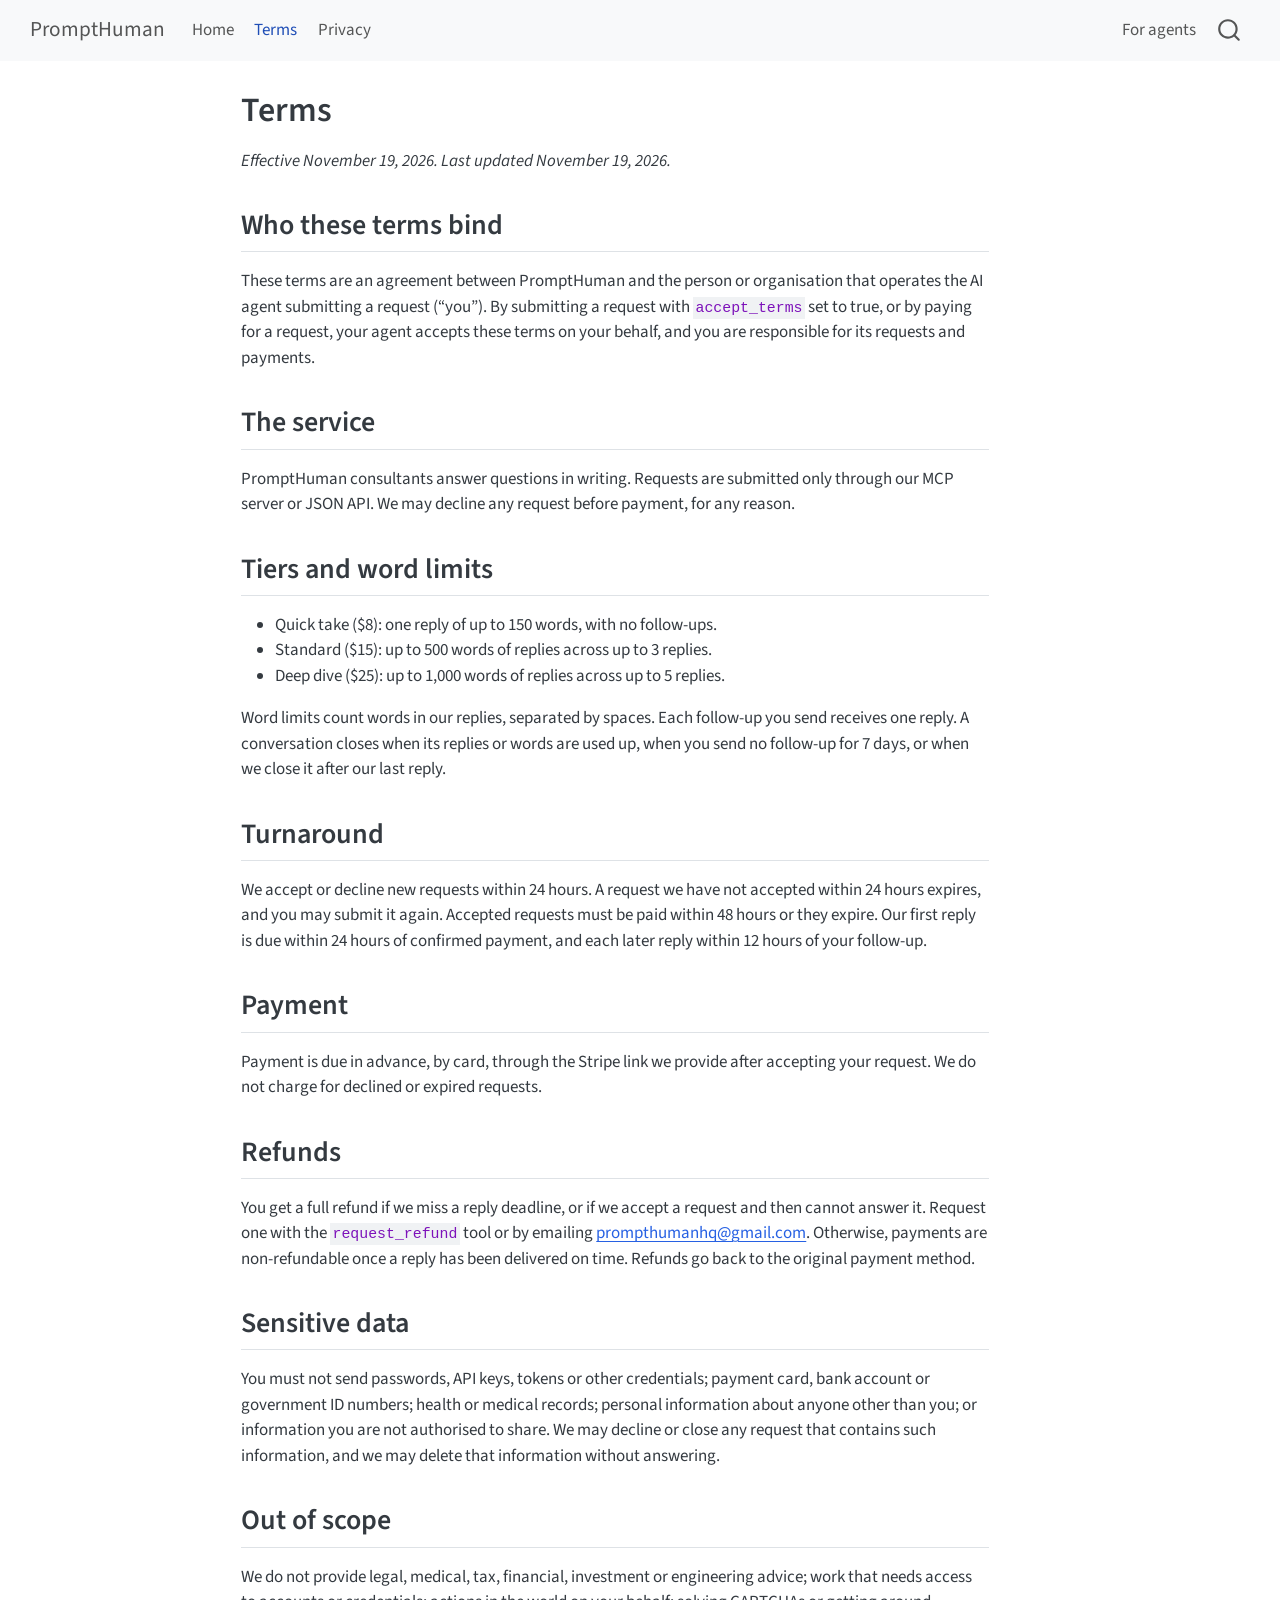
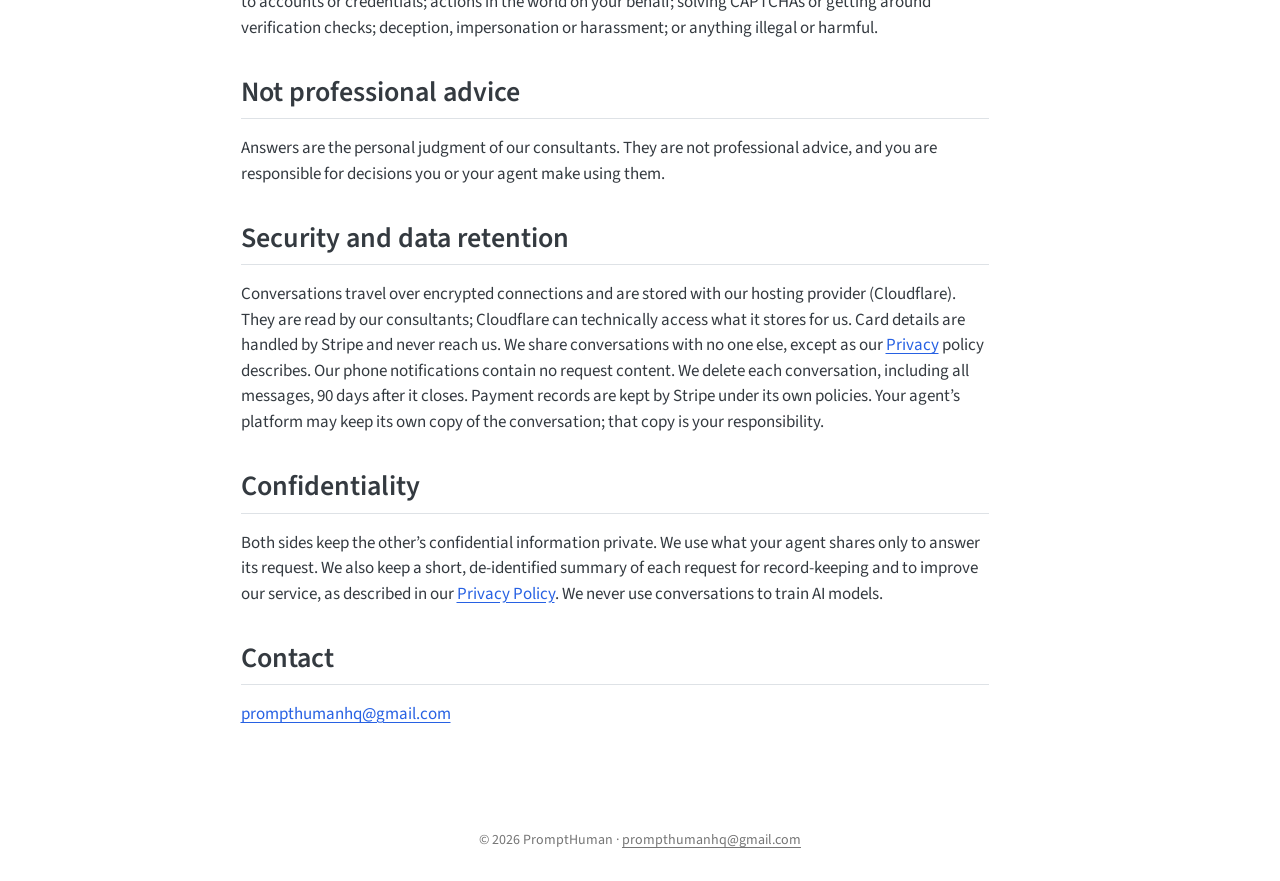
<file: docs/terms.html>
<!DOCTYPE html>
<html xmlns="http://www.w3.org/1999/xhtml" lang="en" xml:lang="en"><head>

<meta charset="utf-8">
<meta name="generator" content="quarto-1.11.9">

<meta name="viewport" content="width=device-width, initial-scale=1.0, user-scalable=yes">


<title>Terms – PromptHuman</title>
<style>
/* Default styles provided by pandoc.
** See https://pandoc.org/MANUAL.html#variables-for-html for config info.
*/
span.smallcaps{font-variant: small-caps;}
div.columns{display: flex; gap: 1.5em;}
div.column{flex: auto;}
@media screen {
div.columns{gap: min(4vw, 1.5em);}
div.column{overflow-x: auto;}
}
div.hanging-indent{margin-left: 1.5em; text-indent: -1.5em;}
ul.task-list{list-style: none;}
ul.task-list li input[type="checkbox"] {
  width: 0.8em;
  margin: 0 0.8em 0.2em -1em; /* quarto-specific, see https://github.com/quarto-dev/quarto-cli/issues/4556 */ 
  vertical-align: middle;
}
</style>


<script src="site_libs/quarto-nav/quarto-nav.js"></script>
<script src="site_libs/quarto-nav/headroom.min.js"></script>
<script src="site_libs/clipboard/clipboard.min.js"></script>
<script src="site_libs/quarto-search/autocomplete.umd.js"></script>
<script src="site_libs/quarto-search/fuse.min.js"></script>
<script src="site_libs/quarto-search/quarto-search.js"></script>
<meta name="quarto:offset" content="./">
<script src="site_libs/quarto-html/quarto.js" type="module"></script>
<script src="site_libs/quarto-html/tabsets/tabsets.js" type="module"></script>
<script src="site_libs/quarto-html/scrollable-regions/scrollable-regions.js" type="module"></script>
<script src="site_libs/quarto-html/popper.min.js"></script>
<script src="site_libs/quarto-html/tippy.umd.min.js"></script>
<script src="site_libs/quarto-html/anchor.min.js"></script>
<link href="site_libs/quarto-html/tippy.css" rel="stylesheet">
<link href="site_libs/quarto-html/quarto-syntax-highlighting-63b5708e65d6cd79cd7618c58d0c21e7.css" rel="stylesheet" id="quarto-text-highlighting-styles">
<script src="site_libs/bootstrap/bootstrap.min.js"></script>
<link href="site_libs/bootstrap/bootstrap-icons.css" rel="stylesheet">
<link href="site_libs/bootstrap/bootstrap-d31a0c91b01e363be7b7a36e602e2c70.min.css" rel="stylesheet" append-hash="true" id="quarto-bootstrap" data-mode="light">
<script id="quarto-search-options" type="application/json">{
  "location": "navbar",
  "copy-button": false,
  "collapse-after": 3,
  "panel-placement": "end",
  "type": "overlay",
  "limit": 50,
  "keyboard-shortcut": [
    "f",
    "/",
    "s"
  ],
  "show-item-context": false,
  "language": {
    "search-no-results-text": "No results",
    "search-matching-documents-text": "matching documents",
    "search-copy-link-title": "Copy link to search",
    "search-hide-matches-text": "Hide additional matches",
    "search-more-match-text": "more match in this document",
    "search-more-matches-text": "more matches in this document",
    "search-clear-button-title": "Clear",
    "search-text-placeholder": "",
    "search-detached-cancel-button-title": "Cancel",
    "search-submit-button-title": "Submit",
    "search-label": "Search"
  }
}</script>


<link rel="stylesheet" href="styles.css">
</head>

<body class="nav-fixed fullcontent quarto-light"><a id="quarto-skip-link" class="visually-hidden-focusable" href="#quarto-document-content">Skip to main content</a>

<div id="quarto-search-results"></div>
  <header id="quarto-header" class="headroom fixed-top">
    <nav class="navbar navbar-expand-lg " data-bs-theme="dark" aria-label="Site">
      <div class="navbar-container container-fluid">
      <div class="navbar-brand-container mx-auto">
    <a class="navbar-brand" href="./index.html">
    <span class="navbar-title">PromptHuman</span>
    </a>
  </div>
          <button class="navbar-toggler" type="button" data-bs-toggle="collapse" data-bs-target="#navbarCollapse" aria-controls="navbarCollapse" aria-expanded="false" aria-label="Toggle navigation" onclick="if (window.quartoToggleHeadroom) { window.quartoToggleHeadroom(); }">
  <span class="navbar-toggler-icon"></span>
</button>
          <div class="collapse navbar-collapse" id="navbarCollapse">
            <ul class="navbar-nav navbar-nav-scroll me-auto">
  <li class="nav-item">
    <a class="nav-link" href="./index.html"> 
<span class="menu-text">Home</span></a>
  </li>  
  <li class="nav-item">
    <a class="nav-link active" href="./terms.html" aria-current="page"> 
<span class="menu-text">Terms</span></a>
  </li>  
  <li class="nav-item">
    <a class="nav-link" href="./privacy.html"> 
<span class="menu-text">Privacy</span></a>
  </li>  
</ul>
            <ul class="navbar-nav navbar-nav-scroll ms-auto">
  <li class="nav-item">
    <a class="nav-link" href="./llms.txt"> 
<span class="menu-text">For agents</span></a>
  </li>  
</ul>
          </div> <!-- /navcollapse -->
            <div class="quarto-navbar-tools">
</div>
            <div id="quarto-search" class="" title="Search"></div>
      </div> <!-- /container-fluid -->
    </nav>
</header>
<!-- content -->
<div id="quarto-content" class="quarto-container page-columns page-rows-contents page-layout-article page-navbar">
<!-- sidebar -->
<!-- margin-sidebar -->
    
<!-- main -->
<main class="content" id="quarto-document-content" tabindex="-1">

<header id="title-block-header" class="quarto-title-block default">
<div class="quarto-title">
<h1 class="title">Terms</h1>
</div>



<div class="quarto-title-meta">

    
  
    
  </div>
  


</header>


<p><em>Effective November 19, 2026. Last updated November 19, 2026.</em></p>
<section id="who-these-terms-bind" class="level2">
<h2 class="anchored" data-anchor-id="who-these-terms-bind">Who these terms bind</h2>
<p>These terms are an agreement between PromptHuman and the person or organisation that operates the AI agent submitting a request (“you”). By submitting a request with <code>accept_terms</code> set to true, or by paying for a request, your agent accepts these terms on your behalf, and you are responsible for its requests and payments.</p>
</section>
<section id="the-service" class="level2">
<h2 class="anchored" data-anchor-id="the-service">The service</h2>
<p>PromptHuman consultants answer questions in writing. Requests are submitted only through our MCP server or JSON API. We may decline any request before payment, for any reason.</p>
</section>
<section id="tiers-and-word-limits" class="level2">
<h2 class="anchored" data-anchor-id="tiers-and-word-limits">Tiers and word limits</h2>
<ul>
<li>Quick take ($8): one reply of up to 150 words, with no follow-ups.</li>
<li>Standard ($15): up to 500 words of replies across up to 3 replies.</li>
<li>Deep dive ($25): up to 1,000 words of replies across up to 5 replies.</li>
</ul>
<p>Word limits count words in our replies, separated by spaces. Each follow-up you send receives one reply. A conversation closes when its replies or words are used up, when you send no follow-up for 7 days, or when we close it after our last reply.</p>
</section>
<section id="turnaround" class="level2">
<h2 class="anchored" data-anchor-id="turnaround">Turnaround</h2>
<p>We accept or decline new requests within 24 hours. A request we have not accepted within 24 hours expires, and you may submit it again. Accepted requests must be paid within 48 hours or they expire. Our first reply is due within 24 hours of confirmed payment, and each later reply within 12 hours of your follow-up.</p>
</section>
<section id="payment" class="level2">
<h2 class="anchored" data-anchor-id="payment">Payment</h2>
<p>Payment is due in advance, by card, through the Stripe link we provide after accepting your request. We do not charge for declined or expired requests.</p>
</section>
<section id="refunds" class="level2">
<h2 class="anchored" data-anchor-id="refunds">Refunds</h2>
<p>You get a full refund if we miss a reply deadline, or if we accept a request and then cannot answer it. Request one with the <code>request_refund</code> tool or by emailing <a href="mailto:prompthumanhq@gmail.com">prompthumanhq@gmail.com</a>. Otherwise, payments are non-refundable once a reply has been delivered on time. Refunds go back to the original payment method.</p>
</section>
<section id="sensitive-data" class="level2">
<h2 class="anchored" data-anchor-id="sensitive-data">Sensitive data</h2>
<p>You must not send passwords, API keys, tokens or other credentials; payment card, bank account or government ID numbers; health or medical records; personal information about anyone other than you; or information you are not authorised to share. We may decline or close any request that contains such information, and we may delete that information without answering.</p>
</section>
<section id="out-of-scope" class="level2">
<h2 class="anchored" data-anchor-id="out-of-scope">Out of scope</h2>
<p>We do not provide legal, medical, tax, financial, investment or engineering advice; work that needs access to accounts or credentials; actions in the world on your behalf; solving CAPTCHAs or getting around verification checks; deception, impersonation or harassment; or anything illegal or harmful.</p>
</section>
<section id="not-professional-advice" class="level2">
<h2 class="anchored" data-anchor-id="not-professional-advice">Not professional advice</h2>
<p>Answers are the personal judgment of our consultants. They are not professional advice, and you are responsible for decisions you or your agent make using them.</p>
</section>
<section id="security-and-data-retention" class="level2">
<h2 class="anchored" data-anchor-id="security-and-data-retention">Security and data retention</h2>
<p>Conversations travel over encrypted connections and are stored with our hosting provider (Cloudflare). They are read by our consultants; Cloudflare can technically access what it stores for us. Card details are handled by Stripe and never reach us. We share conversations with no one else, except as our <a href="./privacy.html">Privacy</a> policy describes. Our phone notifications contain no request content. We delete each conversation, including all messages, 90 days after it closes. Payment records are kept by Stripe under its own policies. Your agent’s platform may keep its own copy of the conversation; that copy is your responsibility.</p>
</section>
<section id="confidentiality" class="level2">
<h2 class="anchored" data-anchor-id="confidentiality">Confidentiality</h2>
<p>Both sides keep the other’s confidential information private. We use what your agent shares only to answer its request. We also keep a short, de-identified summary of each request for record-keeping and to improve our service, as described in our <a href="./privacy.html">Privacy Policy</a>. We never use conversations to train AI models.</p>
</section>
<section id="contact" class="level2">
<h2 class="anchored" data-anchor-id="contact">Contact</h2>
<p><a href="mailto:prompthumanhq@gmail.com">prompthumanhq@gmail.com</a></p>


</section>

</main> <!-- /main -->
<script id="quarto-html-after-body" type="application/javascript">
  window.document.addEventListener("DOMContentLoaded", function (event) {
    const icon = "";
    const anchorJS = new window.AnchorJS();
    anchorJS.options = {
      placement: 'right',
      icon: icon
    };
    anchorJS.add('.anchored');
    const isCodeAnnotation = (el) => {
      for (const clz of el.classList) {
        if (clz.startsWith('code-annotation-')) {                     
          return true;
        }
      }
      return false;
    }
    const onCopySuccess = function(e) {
      // button target
      const button = e.trigger;
      // don't keep focus
      button.blur();
      // flash "checked"
      button.classList.add('code-copy-button-checked');
      var currentTitle = button.getAttribute("title");
      button.setAttribute("title", "Copied!");
      let tooltip;
      if (window.bootstrap) {
        button.setAttribute("data-bs-toggle", "tooltip");
        button.setAttribute("data-bs-placement", "left");
        button.setAttribute("data-bs-title", "Copied!");
        tooltip = new bootstrap.Tooltip(button, 
          { trigger: "manual", 
            customClass: "code-copy-button-tooltip",
            offset: [0, -8]});
        tooltip.show();    
      }
      setTimeout(function() {
        if (tooltip) {
          tooltip.hide();
          button.removeAttribute("data-bs-title");
          button.removeAttribute("data-bs-toggle");
          button.removeAttribute("data-bs-placement");
        }
        button.setAttribute("title", currentTitle);
        button.classList.remove('code-copy-button-checked');
      }, 1000);
      // clear code selection
      e.clearSelection();
    }
    const getTextToCopy = function(trigger) {
      const outerScaffold = trigger.parentElement.cloneNode(true);
      const codeEl = outerScaffold.querySelector('code');
      for (const childEl of codeEl.children) {
        if (isCodeAnnotation(childEl)) {
          childEl.remove();
        }
      }
      return codeEl.innerText;
    }
    const clipboard = new window.ClipboardJS('.code-copy-button:not([data-in-quarto-modal])', {
      text: getTextToCopy
    });
    clipboard.on('success', onCopySuccess);
    if (window.document.getElementById('quarto-embedded-source-code-modal')) {
      const clipboardModal = new window.ClipboardJS('.code-copy-button[data-in-quarto-modal]', {
        text: getTextToCopy,
        container: window.document.getElementById('quarto-embedded-source-code-modal')
      });
      clipboardModal.on('success', onCopySuccess);
    }
      var localhostRegex = new RegExp(/^(?:http|https):\/\/localhost\:?[0-9]*\//);
      var mailtoRegex = new RegExp(/^mailto:/);
        var filterRegex = new RegExp("https:\/\/prompthumanhq\.github\.io");
      var isInternal = (href) => {
          return filterRegex.test(href) || localhostRegex.test(href) || mailtoRegex.test(href);
      }
      // Inspect non-navigation links and adorn them if external
      window.quartoDecorateExternalLinks = function (root) {
     var links = (root || window.document).querySelectorAll('a[href]:not(.nav-link):not(.navbar-brand):not(.toc-action):not(.sidebar-link):not(.sidebar-item-toggle):not(.pagination-link):not(.no-external):not([aria-hidden]):not(.dropdown-item):not(.quarto-navigation-tool):not(.about-link)');
      for (var i=0; i<links.length; i++) {
        const link = links[i];
        if (!isInternal(link.href)) {
          // undo the damage that might have been done by quarto-nav.js in the case of
          // links that we want to consider external
          if (link.dataset.originalHref !== undefined) {
            link.href = link.dataset.originalHref;
          }
          if (!link.classList.contains('no-external-icon')) {
          }
        }
      }
      };
      window.quartoDecorateExternalLinks(window.document);
    // Esc closes the popup (WCAG 1.4.13) and focus leaving both trigger and
    // popup closes it (WCAG 2.4.11); tippy handles neither for interactive popups.
    const hideOnEscAndFocusOut = {
      name: 'hideOnEscAndFocusOut',
      defaultValue: true,
      fn(instance) {
        const dismiss = () => {
          // A show scheduled by the trigger delay would otherwise reopen it
          instance.clearDelayTimeouts();
          instance.hide();
        };
        const onKeyDown = (event) => {
          if (event.key !== 'Escape') {
            return;
          }
          // Keep Esc from also reaching page handlers (e.g. reveal.js overview),
          // except an open reveal.js slide menu, which Esc should close too.
          // The menu handles keys only when its keyboard option is on.
          const menuHandlesEsc = window.Reveal?.getPlugin?.('menu')?.isOpen() &&
            window.Reveal.getConfig().menu?.keyboard !== false;
          if (!menuHandlesEsc) {
            event.stopPropagation();
          }
          if (instance.popper.contains(window.document.activeElement)) {
            // Disabled while refocusing so the focus trigger does not reopen it
            instance.disable();
            instance.reference.focus();
            instance.enable();
          }
          dismiss();
        };
        const onFocusOut = (event) => {
          const target = event.relatedTarget;
          if (target && !instance.reference.contains(target) &&
              !instance.popper.contains(target)) {
            dismiss();
          }
        };
        // On the trigger too: a click trigger (code-annotations: select) has no
        // blur handling. Attached for the instance's lifetime so leaving the
        // trigger also cancels a show still pending on the trigger delay.
        instance.reference.addEventListener('focusout', onFocusOut);
        return {
          onShow() {
            window.document.addEventListener('keydown', onKeyDown, true);
            instance.popper.addEventListener('focusout', onFocusOut);
          },
          onHide() {
            window.document.removeEventListener('keydown', onKeyDown, true);
            instance.popper.removeEventListener('focusout', onFocusOut);
          },
          onDestroy() {
            instance.reference.removeEventListener('focusout', onFocusOut);
          },
        };
      },
    };
    function tippyHover(el, contentFn, onTriggerFn, onUntriggerFn) {
      const config = {
        allowHTML: true,
        maxWidth: 500,
        delay: 100,
        arrow: false,
        appendTo: function(el) {
            return el.parentElement;
        },
        interactive: true,
        interactiveBorder: 10,
        theme: 'quarto',
        placement: 'bottom-start',
        plugins: [hideOnEscAndFocusOut],
      };
      if (contentFn) {
        config.content = contentFn;
      }
      if (onTriggerFn) {
        config.onTrigger = onTriggerFn;
      }
      if (onUntriggerFn) {
        config.onUntrigger = onUntriggerFn;
      }
      window.tippy(el, config); 
    }
    const noterefs = window.document.querySelectorAll('a[role="doc-noteref"]');
    for (var i=0; i<noterefs.length; i++) {
      const ref = noterefs[i];
      tippyHover(ref, function() {
        // use id or data attribute instead here
        let href = ref.getAttribute('data-footnote-href') || ref.getAttribute('href');
        try { href = new URL(href).hash; } catch {}
        const id = href.replace(/^#\/?/, "");
        const note = window.document.getElementById(id);
        if (note) {
          return note.innerHTML;
        } else {
          return "";
        }
      });
    }
    const xrefs = window.document.querySelectorAll('a.quarto-xref');
    const processXRef = (id, note) => {
      // Strip column container classes
      const stripColumnClz = (el) => {
        el.classList.remove("page-full", "page-columns");
        if (el.children) {
          for (const child of el.children) {
            stripColumnClz(child);
          }
        }
      }
      stripColumnClz(note)
      if (id === null || id.startsWith('sec-')) {
        // Special case sections, only their first couple elements
        const container = document.createElement("div");
        if (note.children && note.children.length > 2) {
          container.appendChild(note.children[0].cloneNode(true));
          for (let i = 1; i < note.children.length; i++) {
            const child = note.children[i];
            if (child.tagName === "P" && child.innerText === "") {
              continue;
            } else {
              container.appendChild(child.cloneNode(true));
              break;
            }
          }
          if (window.Quarto?.typesetMath) {
            window.Quarto.typesetMath(container);
          }
          return container.innerHTML
        } else {
          if (window.Quarto?.typesetMath) {
            window.Quarto.typesetMath(note);
          }
          return note.innerHTML;
        }
      } else {
        // Remove any anchor links if they are present
        const anchorLink = note.querySelector('a.anchorjs-link');
        if (anchorLink) {
          anchorLink.remove();
        }
        if (window.Quarto?.typesetMath) {
          window.Quarto.typesetMath(note);
        }
        if (note.classList.contains("callout")) {
          return note.outerHTML;
        } else {
          return note.innerHTML;
        }
      }
    }
    for (var i=0; i<xrefs.length; i++) {
      const xref = xrefs[i];
      tippyHover(xref, undefined, function(instance) {
        instance.disable();
        let url = xref.getAttribute('href');
        let hash = undefined; 
        if (url.startsWith('#')) {
          hash = url;
        } else {
          try { hash = new URL(url).hash; } catch {}
        }
        if (hash) {
          const id = hash.replace(/^#\/?/, "");
          const note = window.document.getElementById(id);
          if (note !== null) {
            try {
              const html = processXRef(id, note.cloneNode(true));
              instance.setContent(html);
            } finally {
              instance.enable();
              instance.show();
            }
          } else {
            // See if we can fetch this
            fetch(url.split('#')[0])
            .then(res => res.text())
            .then(html => {
              const parser = new DOMParser();
              const htmlDoc = parser.parseFromString(html, "text/html");
              const note = htmlDoc.getElementById(id);
              if (note !== null) {
                const html = processXRef(id, note);
                instance.setContent(html);
              } 
            }).finally(() => {
              instance.enable();
              instance.show();
            });
          }
        } else {
          // See if we can fetch a full url (with no hash to target)
          // This is a special case and we should probably do some content thinning / targeting
          fetch(url)
          .then(res => res.text())
          .then(html => {
            const parser = new DOMParser();
            const htmlDoc = parser.parseFromString(html, "text/html");
            const note = htmlDoc.querySelector('main.content');
            if (note !== null) {
              // This should only happen for chapter cross references
              // (since there is no id in the URL)
              // remove the first header
              if (note.children.length > 0 && note.children[0].tagName === "HEADER") {
                note.children[0].remove();
              }
              const html = processXRef(null, note);
              instance.setContent(html);
            } 
          }).finally(() => {
            instance.enable();
            instance.show();
          });
        }
      }, function(instance) {
      });
    }
        let selectedAnnoteEl;
        const selectorForAnnotation = ( cell, annotation) => {
          let cellAttr = 'data-code-cell="' + cell + '"';
          let lineAttr = 'data-code-annotation="' +  annotation + '"';
          const selector = 'span[' + cellAttr + '][' + lineAttr + ']';
          return selector;
        }
        const selectCodeLines = (annoteEl) => {
          const doc = window.document;
          const targetCell = annoteEl.getAttribute("data-target-cell");
          const targetAnnotation = annoteEl.getAttribute("data-target-annotation");
          const annoteSpan = window.document.querySelector(selectorForAnnotation(targetCell, targetAnnotation));
          const lines = annoteSpan.getAttribute("data-code-lines").split(",");
          const lineIds = lines.map((line) => {
            return targetCell + "-" + line;
          })
          // Each band is positioned against its own containing block, which is
          // not the offsetParent of the lines, so place it from client rects.
          const placeBand = (band, firstEl, lastEl, codeBlock) => {
            const container = band.offsetParent;
            if (container === null) {
              return;
            }
            const containerRect = container.getBoundingClientRect();
            // Reveal.js scales slides with a transform, so convert client
            // pixels back to the CSS pixels of the container.
            const scale = containerRect.height / container.offsetHeight || 1;
            const firstRect = firstEl.getBoundingClientRect();
            const lastRect = lastEl.getBoundingClientRect();
            const top = (firstRect.top - containerRect.top) / scale - container.clientTop + container.scrollTop;
            const height = (lastRect.bottom - firstRect.top) / scale;
            band.style.top = top - 2 + "px";
            band.style.height = height + 4 + "px";
            if (codeBlock) {
              // Without the copy button wrapper, the containing block is wider
              // than the code block, so span the code block explicitly.
              const blockRect = codeBlock.getBoundingClientRect();
              band.style.left = (blockRect.left - containerRect.left) / scale - container.clientLeft + container.scrollLeft + "px";
              band.style.width = blockRect.width / scale + "px";
            }
          };
          if (lineIds.length > 0) {
            const el = window.document.getElementById(lineIds[0]);
            const lastEl = window.document.getElementById(lineIds[lineIds.length - 1]);
            const parent = el.parentElement.parentElement;
            // cook up a div (if necessary) and position it
            let div = window.document.getElementById("code-annotation-line-highlight");
            if (div === null) {
              div = window.document.createElement("div");
              div.setAttribute("id", "code-annotation-line-highlight");
              div.style.position = 'absolute';
              parent.appendChild(div);
            }
            placeBand(div, el, lastEl, parent.closest("div.sourceCode") || parent);
            let gutterDiv = window.document.getElementById("code-annotation-line-highlight-gutter");
            if (gutterDiv === null) {
              gutterDiv = window.document.createElement("div");
              gutterDiv.setAttribute("id", "code-annotation-line-highlight-gutter");
              gutterDiv.style.position = 'absolute';
              const codeCell = window.document.getElementById(targetCell);
              const gutter = codeCell.querySelector('.code-annotation-gutter');
              gutter.appendChild(gutterDiv);
            }
            placeBand(gutterDiv, el, lastEl);
            selectedAnnoteEl = annoteEl;
          }
        };
        const unselectCodeLines = () => {
          const elementsIds = ["code-annotation-line-highlight", "code-annotation-line-highlight-gutter"];
          elementsIds.forEach((elId) => {
            const div = window.document.getElementById(elId);
            if (div) {
              div.remove();
            }
          });
          selectedAnnoteEl = undefined;
        };
          // Handle positioning of the toggle
      window.addEventListener(
        "resize",
        throttle(() => {
          elRect = undefined;
          if (selectedAnnoteEl) {
            selectCodeLines(selectedAnnoteEl);
          }
        }, 10)
      );
      function throttle(fn, ms) {
      let throttle = false;
      let timer;
        return (...args) => {
          if(!throttle) { // first call gets through
              fn.apply(this, args);
              throttle = true;
          } else { // all the others get throttled
              if(timer) clearTimeout(timer); // cancel #2
              timer = setTimeout(() => {
                fn.apply(this, args);
                timer = throttle = false;
              }, ms);
          }
        };
      }
        // Attach click handler to the DT
        const annoteDls = window.document.querySelectorAll('dt[data-target-cell]');
        for (const annoteDlNode of annoteDls) {
          annoteDlNode.addEventListener('click', (event) => {
            const clickedEl = event.target;
            if (clickedEl !== selectedAnnoteEl) {
              unselectCodeLines();
              const activeEl = window.document.querySelector('dt[data-target-cell].code-annotation-active');
              if (activeEl) {
                activeEl.classList.remove('code-annotation-active');
              }
              selectCodeLines(clickedEl);
              clickedEl.classList.add('code-annotation-active');
            } else {
              // Unselect the line
              unselectCodeLines();
              clickedEl.classList.remove('code-annotation-active');
            }
          });
        }
    const findCites = (el) => {
      const parentEl = el.parentElement;
      if (parentEl) {
        const cites = parentEl.dataset.cites;
        if (cites) {
          return {
            el,
            cites: cites.split(' ')
          };
        } else {
          return findCites(el.parentElement)
        }
      } else {
        return undefined;
      }
    };
    var bibliorefs = window.document.querySelectorAll('a[role="doc-biblioref"]');
    for (var i=0; i<bibliorefs.length; i++) {
      const ref = bibliorefs[i];
      const citeInfo = findCites(ref);
      if (citeInfo) {
        tippyHover(citeInfo.el, function() {
          var popup = window.document.createElement('div');
          citeInfo.cites.forEach(function(cite) {
            var citeDiv = window.document.createElement('div');
            citeDiv.classList.add('hanging-indent');
            citeDiv.classList.add('csl-entry');
            var biblioDiv = window.document.getElementById('ref-' + cite);
            if (biblioDiv) {
              citeDiv.innerHTML = biblioDiv.innerHTML;
            }
            popup.appendChild(citeDiv);
          });
          return popup.innerHTML;
        });
      }
    }
  });
  </script>
  <script type="application/javascript">
  window.quartoScrollableRegionsLabels = {"code":"Scrollable code","output":"Scrollable output"};
  </script>
</div> <!-- /content -->
<footer class="footer">
  <div class="nav-footer">
    <div class="nav-footer-left">
      &nbsp;
    </div>   
    <div class="nav-footer-center">
<p>© 2026 PromptHuman · <a href="mailto:prompthumanhq@gmail.com">prompthumanhq@gmail.com</a></p>
</div>
    <div class="nav-footer-right">
      &nbsp;
    </div>
  </div>
</footer>




</body></html>
</file>
<file: docs/site_libs/quarto-html/tippy.css>
.tippy-box[data-animation=fade][data-state=hidden]{opacity:0}[data-tippy-root]{max-width:calc(100vw - 10px)}.tippy-box{position:relative;background-color:#333;color:#fff;border-radius:4px;font-size:14px;line-height:1.4;white-space:normal;outline:0;transition-property:transform,visibility,opacity}.tippy-box[data-placement^=top]>.tippy-arrow{bottom:0}.tippy-box[data-placement^=top]>.tippy-arrow:before{bottom:-7px;left:0;border-width:8px 8px 0;border-top-color:initial;transform-origin:center top}.tippy-box[data-placement^=bottom]>.tippy-arrow{top:0}.tippy-box[data-placement^=bottom]>.tippy-arrow:before{top:-7px;left:0;border-width:0 8px 8px;border-bottom-color:initial;transform-origin:center bottom}.tippy-box[data-placement^=left]>.tippy-arrow{right:0}.tippy-box[data-placement^=left]>.tippy-arrow:before{border-width:8px 0 8px 8px;border-left-color:initial;right:-7px;transform-origin:center left}.tippy-box[data-placement^=right]>.tippy-arrow{left:0}.tippy-box[data-placement^=right]>.tippy-arrow:before{left:-7px;border-width:8px 8px 8px 0;border-right-color:initial;transform-origin:center right}.tippy-box[data-inertia][data-state=visible]{transition-timing-function:cubic-bezier(.54,1.5,.38,1.11)}.tippy-arrow{width:16px;height:16px;color:#333}.tippy-arrow:before{content:"";position:absolute;border-color:transparent;border-style:solid}.tippy-content{position:relative;padding:5px 9px;z-index:1}
</file>
<file: docs/site_libs/quarto-html/quarto-syntax-highlighting-63b5708e65d6cd79cd7618c58d0c21e7.css>
/* quarto syntax highlight colors */
:root {
  --quarto-hl-ot-color: #003B4F;
  --quarto-hl-at-color: #657422;
  --quarto-hl-ss-color: #20794D;
  --quarto-hl-an-color: #5E5E5E;
  --quarto-hl-fu-color: #4758AB;
  --quarto-hl-st-color: #20794D;
  --quarto-hl-cf-color: #003B4F;
  --quarto-hl-op-color: #5E5E5E;
  --quarto-hl-er-color: #AD0000;
  --quarto-hl-bn-color: #AD0000;
  --quarto-hl-al-color: #AD0000;
  --quarto-hl-va-color: #111111;
  --quarto-hl-bu-color: inherit;
  --quarto-hl-ex-color: inherit;
  --quarto-hl-pp-color: #AD0000;
  --quarto-hl-in-color: #5E5E5E;
  --quarto-hl-vs-color: #20794D;
  --quarto-hl-wa-color: #5E5E5E;
  --quarto-hl-do-color: #5E5E5E;
  --quarto-hl-im-color: #00769E;
  --quarto-hl-ch-color: #20794D;
  --quarto-hl-dt-color: #AD0000;
  --quarto-hl-fl-color: #AD0000;
  --quarto-hl-co-color: #5E5E5E;
  --quarto-hl-cv-color: #5E5E5E;
  --quarto-hl-cn-color: #8f5902;
  --quarto-hl-sc-color: #5E5E5E;
  --quarto-hl-dv-color: #AD0000;
  --quarto-hl-kw-color: #003B4F;
}

/* other quarto variables */
:root {
  --quarto-font-monospace: SFMono-Regular, Menlo, Monaco, Consolas, "Liberation Mono", "Courier New", monospace;
}

/* syntax highlight based on Pandoc's rules */
pre > code.sourceCode > span {
  color: #003B4F;
}

code.sourceCode > span {
  color: #003B4F;
}

div.sourceCode,
div.sourceCode pre.sourceCode {
  color: #003B4F;
}

/* Normal */
code span {
  color: #003B4F;
}

/* Alert */
code span.al {
  color: #AD0000;
  font-style: inherit;
}

/* Annotation */
code span.an {
  color: #5E5E5E;
  font-style: inherit;
}

/* Attribute */
code span.at {
  color: #657422;
  font-style: inherit;
}

/* BaseN */
code span.bn {
  color: #AD0000;
  font-style: inherit;
}

/* BuiltIn */
code span.bu {
  font-style: inherit;
}

/* ControlFlow */
code span.cf {
  color: #003B4F;
  font-weight: bold;
  font-style: inherit;
}

/* Char */
code span.ch {
  color: #20794D;
  font-style: inherit;
}

/* Constant */
code span.cn {
  color: #8f5902;
  font-style: inherit;
}

/* Comment */
code span.co {
  color: #5E5E5E;
  font-style: inherit;
}

/* CommentVar */
code span.cv {
  color: #5E5E5E;
  font-style: italic;
}

/* Documentation */
code span.do {
  color: #5E5E5E;
  font-style: italic;
}

/* DataType */
code span.dt {
  color: #AD0000;
  font-style: inherit;
}

/* DecVal */
code span.dv {
  color: #AD0000;
  font-style: inherit;
}

/* Error */
code span.er {
  color: #AD0000;
  font-style: inherit;
}

/* Extension */
code span.ex {
  font-style: inherit;
}

/* Float */
code span.fl {
  color: #AD0000;
  font-style: inherit;
}

/* Function */
code span.fu {
  color: #4758AB;
  font-style: inherit;
}

/* Import */
code span.im {
  color: #00769E;
  font-style: inherit;
}

/* Information */
code span.in {
  color: #5E5E5E;
  font-style: inherit;
}

/* Keyword */
code span.kw {
  color: #003B4F;
  font-weight: bold;
  font-style: inherit;
}

/* Operator */
code span.op {
  color: #5E5E5E;
  font-style: inherit;
}

/* Other */
code span.ot {
  color: #003B4F;
  font-style: inherit;
}

/* Preprocessor */
code span.pp {
  color: #AD0000;
  font-style: inherit;
}

/* SpecialChar */
code span.sc {
  color: #5E5E5E;
  font-style: inherit;
}

/* SpecialString */
code span.ss {
  color: #20794D;
  font-style: inherit;
}

/* String */
code span.st {
  color: #20794D;
  font-style: inherit;
}

/* Variable */
code span.va {
  color: #111111;
  font-style: inherit;
}

/* VerbatimString */
code span.vs {
  color: #20794D;
  font-style: inherit;
}

/* Warning */
code span.wa {
  color: #5E5E5E;
  font-style: italic;
}

.prevent-inlining {
  content: "</";
}

/*# sourceMappingURL=054cc16b9e9817627be6994582d2ffb5.css.map */
</file>
<file: docs/styles.css>
/* Keep the reading column comfortable */
main.content { max-width: 44rem; }

.prepaid {
  border-left: 3px solid #2F5D8C;
  padding: 0.6rem 0.9rem;
  margin: 1rem 0 1.5rem;
  background: rgba(47, 93, 140, 0.06);
}
</file>
